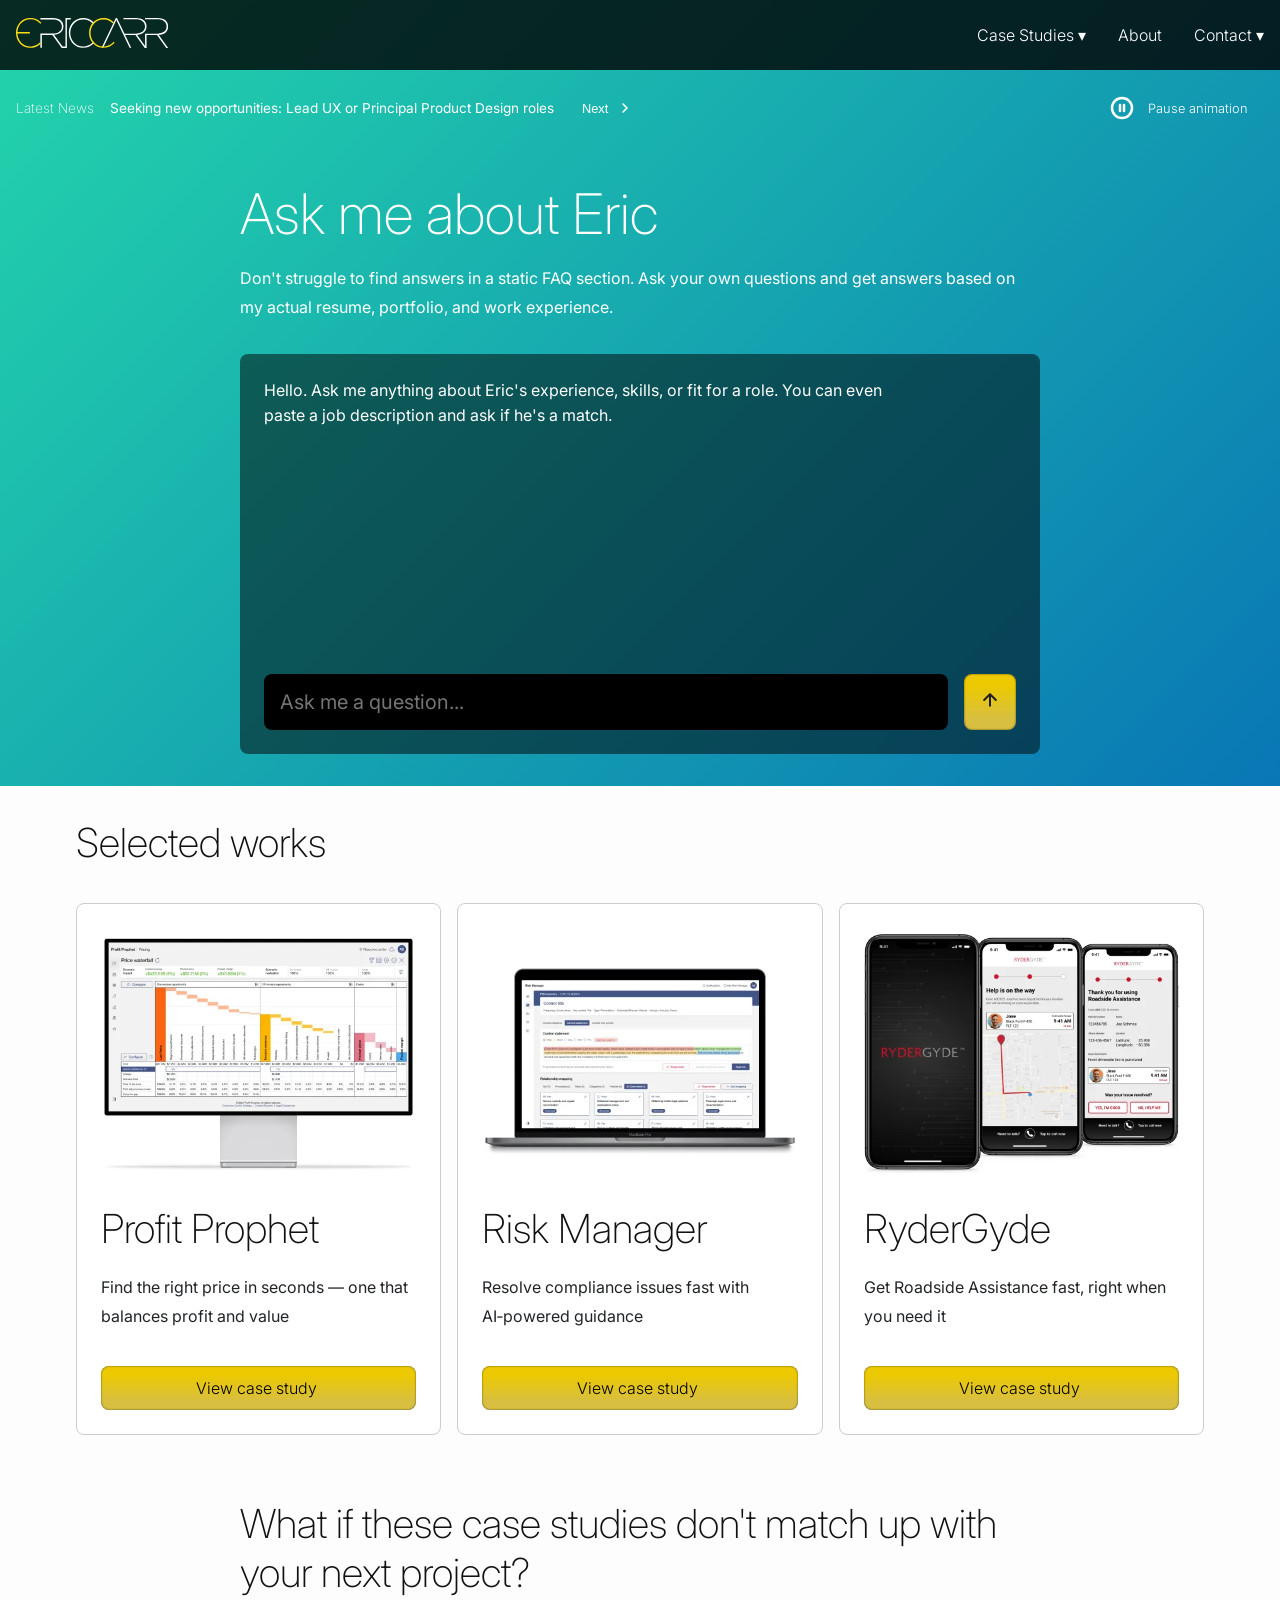
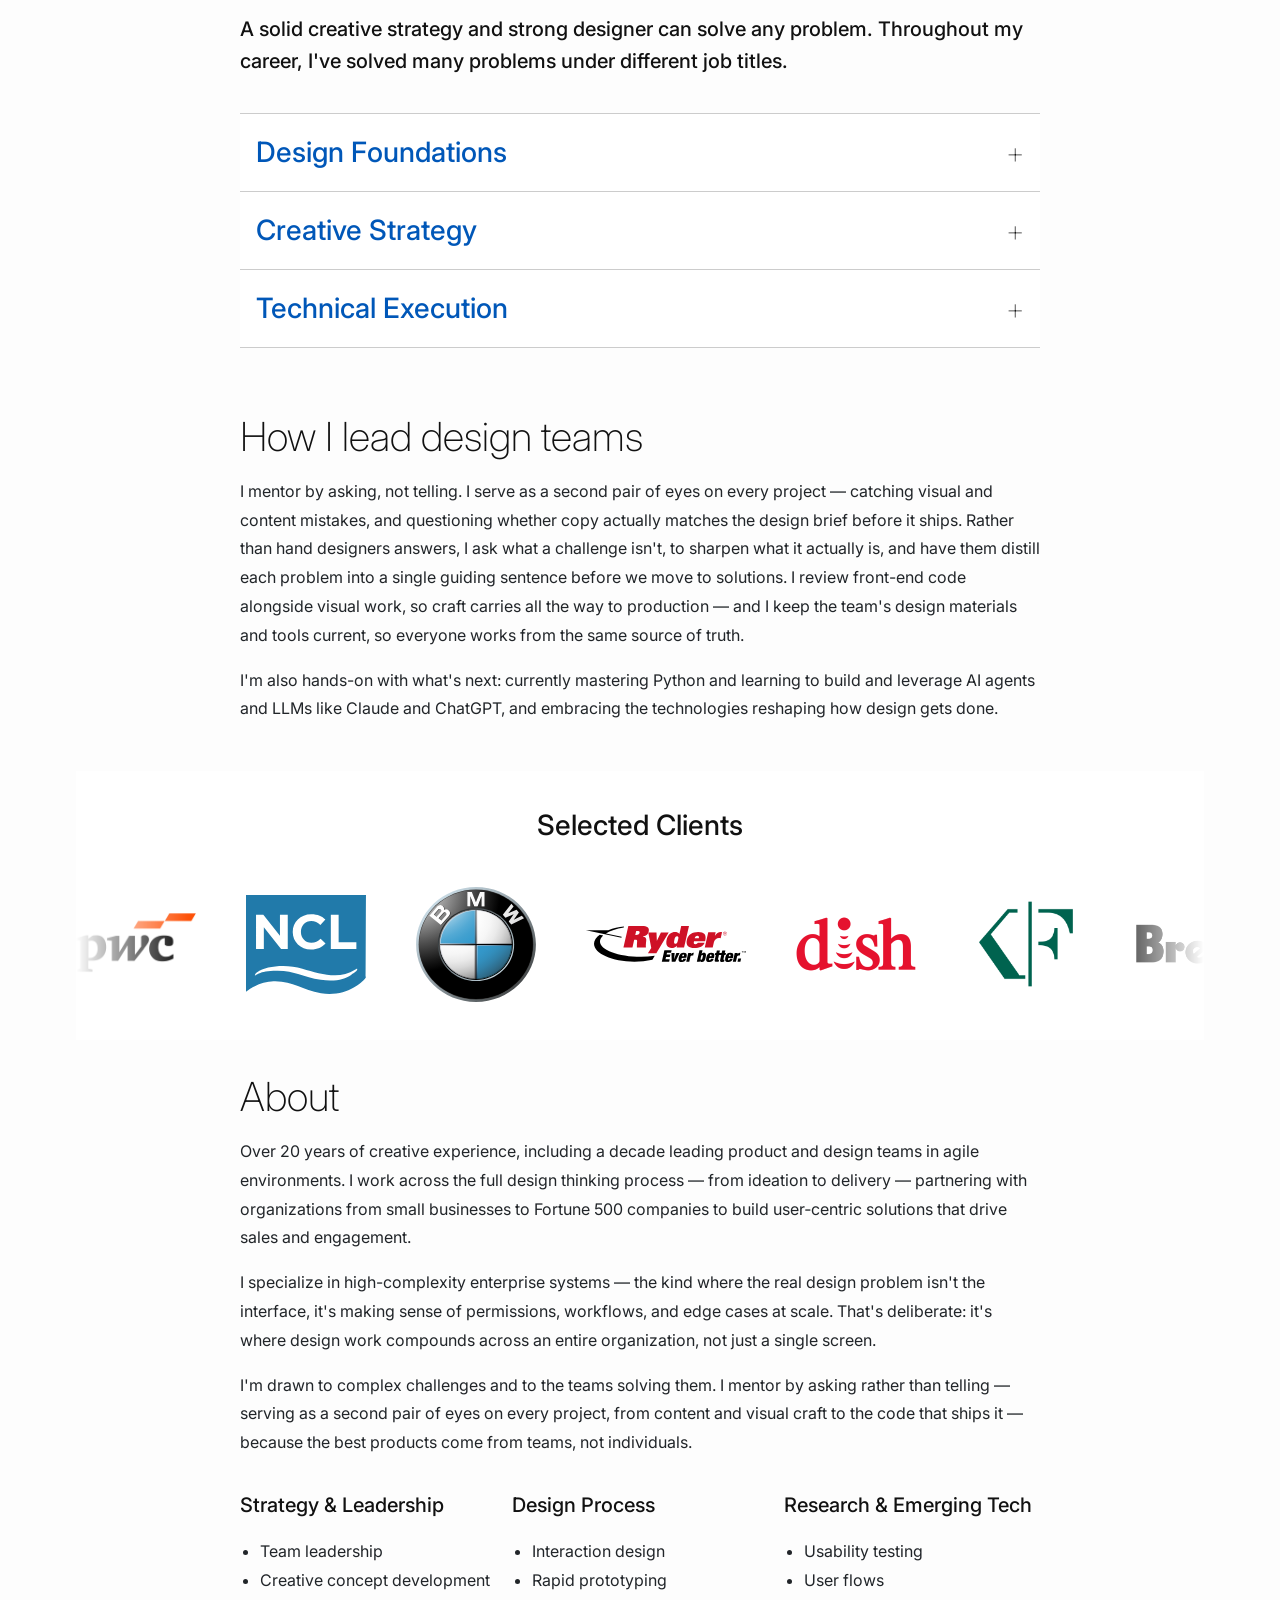
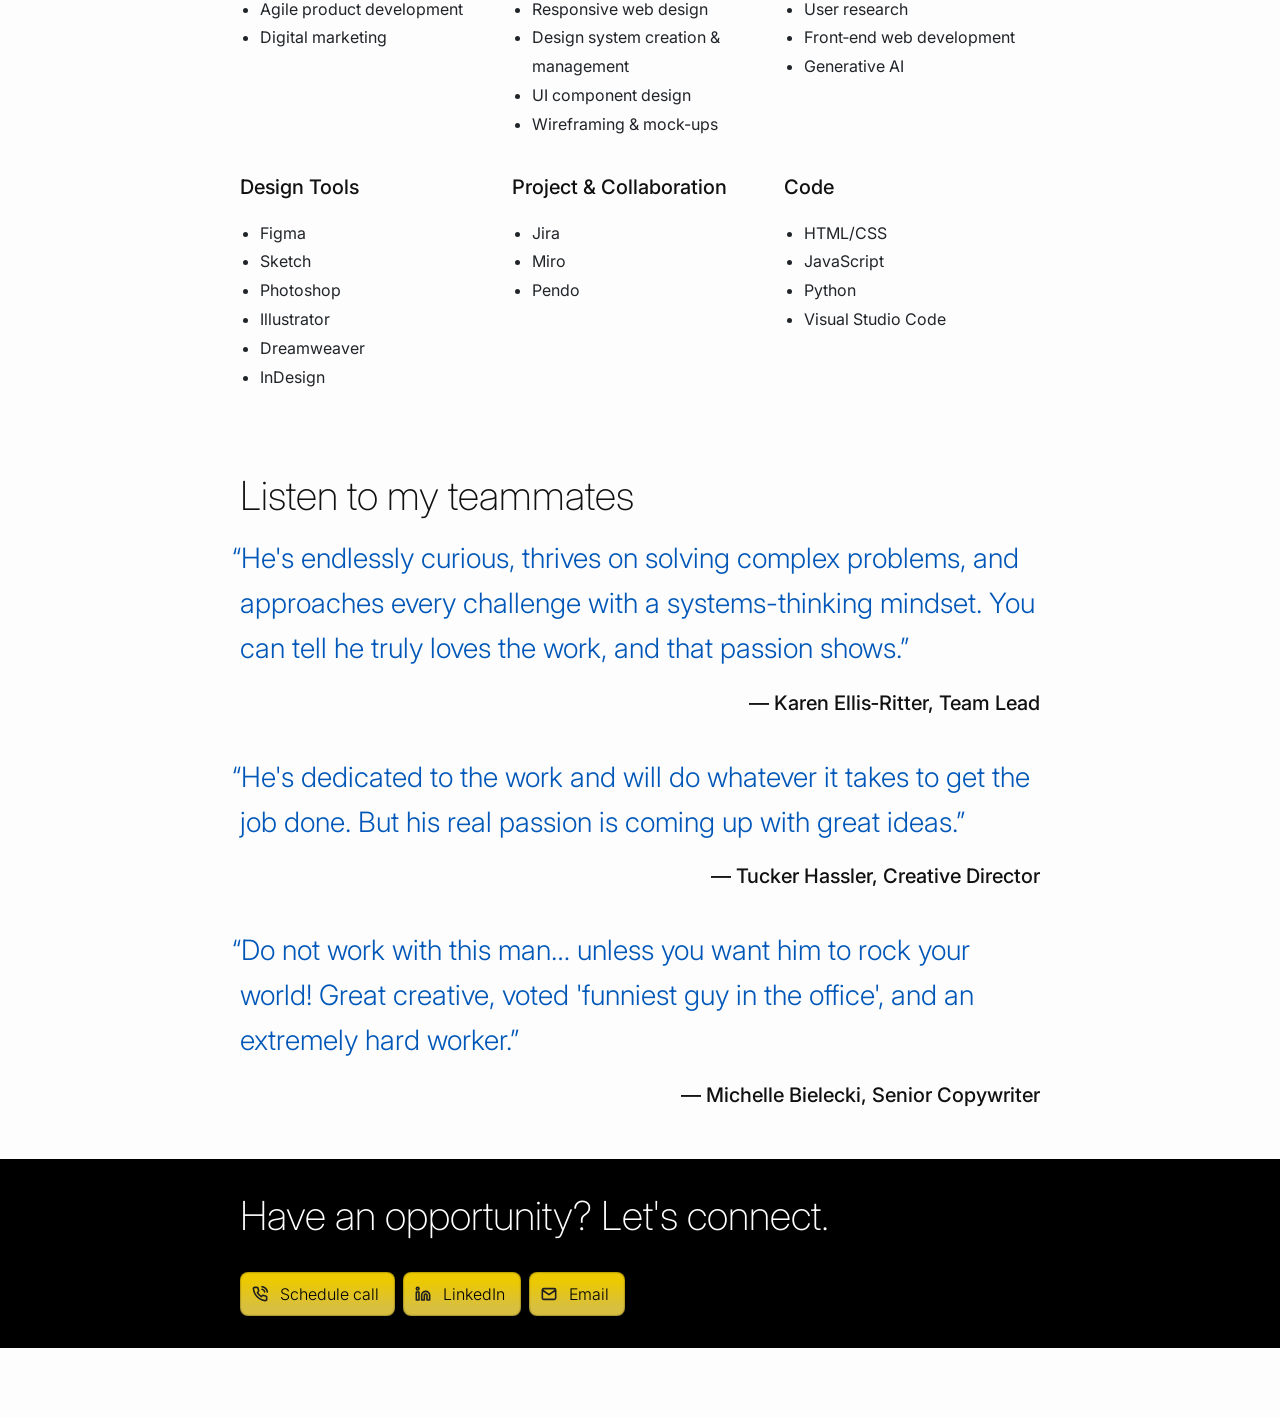
<file: index.html>
<!doctype html>
<html>
<head>
<title>ERIC CARR</title>
<meta charset="UTF-8">
<meta name="viewport" content="width=device-width, initial-scale=1">
<meta http-equiv="X-UA-Compatible" content="IE=edge">
<link rel="shortcut icon" type="image/jpg" href="images/favicon.ico"/>	
<link rel="preconnect" href="https://fonts.googleapis.com">
<link rel="preconnect" href="https://fonts.gstatic.com" crossorigin>
<link href="https://fonts.googleapis.com/css2?family=Inter:ital,opsz,wght@0,14..32,100..900;1,14..32,100..900&display=swap" rel="stylesheet">
<link rel="stylesheet" href="css/portfolio1.css" />	
<script src="js/portfolio.js" defer></script>
<script src="js/chat.js" defer></script>
</head>	
<body>	

<!-- NAV -->	
<nav class="nav-flexspread">
	<a href="index.html" id="logo"><img src="images/ericcarr.svg" alt="ERIC CARR" /></a>
	<a id="hamburger" href="#" class="desktop-hide"><img src="images/icons/menu.svg" alt="menu" width="32"/></a>
	<div class="flexbox mobile-hide">
        <div class="dropdown">
            <a class="dropbtn" id="drop-toggle1">Case Studies ▾</a>
            <div class="dropdown-content dropdown-left" id="drop-menu1">
                <a href="profit-prophet.html">Profit Prophet</a>
                <a href="risk-manager.html">Risk Manager</a>
                <a href="rydergyde.html">RyderGyde</a>
            </div>
        </div>
		<a href="index.html#about">About</a>
        <div class="dropdown">
            <a class="dropbtn" id="drop-toggle2">Contact ▾</a>
            <div class="dropdown-content dropdown-right" id="drop-menu2">
                <a href="https://calendly.com/ericmcarr-pm/30min" target="_blank">Schedule call</a>
                <a href="https://www.linkedin.com/in/ericcarr12/" target="_blank" >LinkedIn</a>
                <a id="contact-desktop" href="" target="_blank">Email</a>
            </div>
        </div>
	</div>
</nav>

<div class="index-gradient">
	<div class="access">
		<div class="latest-news-bar mobile-hide">
			<span class="latest-news-label">Latest News</span>
			<span class="latest-news-text" id="latest-news-text">Seeking new opportunities: Lead UX or Principal Product Design roles</span>
			<button id="latest-news-next" class="btn" aria-label="Next news item">Next&nbsp;<img src="images/icons/chevron-right-white.svg" alt="Next"/></button>
		</div>
		<a id="gradient-toggle" class="btn" aria-label="Pause background animation"><img id="gradient-toggle-icon" src="images/icons/pause-circle.svg" alt=""/>&nbsp;<span id="gradient-toggle-label">Pause animation</span></a>
	</div>
	<div class="gap2 mobile-hide"></div>
	<div class="container index-hero">
		<div class="hero-chat-card">
			<div>
				<h1 class="white">Ask me about Eric</h1>
				<p class="white">Don't struggle to find answers in a static FAQ section. Ask your own questions and get answers based on my actual resume, portfolio, and work&nbsp;experience.</p>
			</div>
			<div class="chat-body">
				<div id="chat-messages">
					<div class="chat-bubble chat-bubble-bot">Hello. Ask me anything about Eric's experience, skills, or fit for a role. You can even paste a job description and ask if he's a match.</div>
				</div>
				<div id="chat-input-row">
					<input id="chat-input" type="text" placeholder="Ask me a question..." />
					<button id="chat-send" class="btn-yellow"><img src="images/icons/arrow-up.svg" alt="Send"/></button>
				</div>
			</div>
		</div>
	</div>	
</div>


<!-- CASE STUDIES -->
<section id="casestudies" class="container">
	<h2>Selected works</h2>
	<br>
	<div class="case-study-row">
		<div class="case-card">
			<img srcset="prophet/images/prophet_cardimg.webp 1x, prophet/images/prophet_cardimg@2x.webp 2x" src="prophet/images/prophet-cardimg.jpg" alt="Profit Prophet" class="img-responsive" /><br><br>
			<h2 class="killmargin">Profit Prophet</h2><br>
			<p>Find the right price in seconds &mdash; one that balances profit and value</p><br>
			<a href="profit-prophet.html" class="main-link spec-btn btn-yellow block width100">View case study</a>
		</div>
		<div class="case-card">
			<img srcset="risk/images/risk_cardimg.webp 1x, risk/images/risk_cardimg@2x.webp 2x" src="risk/images/risk-cardimg.jpg" alt="Risk Manager" class="img-responsive" /><br><br>
			<h2 class="killmargin">Risk Manager</h2><br>
			<p>Resolve compliance issues fast with AI&#8209;powered guidance</p><br>
			<a href="risk-manager.html" class="main-link spec-btn btn-yellow block">View case study</a>
		</div>
		<div class="case-card">
			<img srcset="rydergyde/images/rydergyde_cardimg.webp 1x, rydergyde/images/rydergyde_cardimg@2x.webp 2x" src="rydergyde/images/rydergyde-cardimg.jpg" alt="RyderGyde" class="img-responsive" /><br><br>
			<h2 class="killmargin">RyderGyde</h2><br>
			<p>Get Roadside Assistance fast, right when you need it</p><br>
			<a href="rydergyde.html" class="main-link spec-btn btn-yellow block">View case study</a>
		</div>
	</div>	
</section>


<!-- WHAT IF -->
<section class="container max-char">
	<h2>What if these case studies don't match up with your next project?</h2>
	<h4>A solid creative strategy and strong designer can solve any problem. Throughout my career, I've solved many problems under different job&nbsp;titles.</h4>
	<br>
	<div class="accordion">
		<div class="card">
			<label class="toggle-section">
				<input type="checkbox" class="toggle-input">
				<div class="target">
					<h3 class="blue">Design Foundations</h3>
				</div>
				<div class="toggle-grid">
					<div class="toggle-content">
						<h4>My design career started in the fundamentals, then grew with the web.</h4>
						<ul>
							<li>Designed logos, packaging, and marketing materials across every industry and&nbsp;format</li>
							<li>Created flyers, merch, t&#8209;shirts, magazines, album covers &mdash; even an airplane&nbsp;livery</li>
							<li>Built websites for a wide range of clients as the web became the primary&nbsp;canvas</li>
							<li>Designed emails, banners, and landing pages that consistently drove clicks and&nbsp;sales</li>
						</ul>
					</div>
				</div>
			</label>
		</div>
		<div class="card">
			<label class="toggle-section">
				<input type="checkbox" class="toggle-input">
				<div class="target">
					<h3 class="blue">Creative Strategy</h3>
				</div>
				<div class="toggle-grid">
					<div class="toggle-content">
						<h4>Advertising sharpened how I think about audiences and ideas.</h4>
						<ul>
							<li>Thought creatively under pressure to solve advertising&nbsp;challenges</li>
							<li>Targeted audiences effectively across all forms of&nbsp;media</li>
							<li>Worked hands&#8209;on at advertising agencies on campaigns for clients you've definitely heard&nbsp;of</li>
						</ul>
					</div>
				</div>
			</label>
		</div>
		<div class="card">
			<label class="toggle-section">
				<input type="checkbox" class="toggle-input">
				<div class="target">
					<h3 class="blue">Technical Execution</h3>
				</div>
				<div class="toggle-grid">
					<div class="toggle-content">
						<h4>I learned to code so my designs would ship exactly as intended.</h4>
						<ul>
							<li>Built sites that matched the final delivered design pixel&#8209;for&#8209;pixel</li>
							<li>Mastered responsiveness across all screen sizes and enforced accessibility on every&nbsp;project</li>
							<li>Created email and landing page templates that cut production time by&nbsp;99%</li>
							<li>Generated significant leads and sales through front-end&nbsp;execution</li>
						</ul>
					</div>
				</div>
			</label>
		</div>
	</div>
</section>

<section class="container max-char">
	<h2>How I lead design teams</h2>
	<p>I mentor by asking, not telling. I serve as a second pair of eyes on every project — catching visual and content mistakes, and questioning whether copy actually matches the design brief before it ships. Rather than hand designers answers, I ask what a challenge isn't, to sharpen what it actually is, and have them distill each problem into a single guiding sentence before we move to solutions. I review front-end code alongside visual work, so craft carries all the way to production — and I keep the team's design materials and tools current, so everyone works from the same source of&nbsp;truth.</p>
	<p>I'm also hands-on with what's next: currently mastering Python and learning to build and leverage AI agents and LLMs like Claude and ChatGPT, and embracing the technologies reshaping how design gets&nbsp;done.</p>
</section>


<!-- BRANDS -->
<section class="brands white-bg container">
	<h3 class="text-center">Selected Clients</h3><br>
	<div class="logo-marquee container">
		<div class="logo-row">
		<div><img src="images/logos/logo-pwc.svg"/></div>
		<div><img src="images/logos/logo-ncl.svg" /></div>
		<div><img src="images/logos/logo-bmw.svg" /></div>
		<div><img src="images/logos/logo-ryder.svg" /></div>
		<div><img src="images/logos/logo-dish.svg" /></div>
		<div><img src="images/logos/logo-kf.svg" /></div>
		<div><img src="images/logos/logo-breville.svg" /></div>
		<div><img src="images/logos/logo-pwc.svg"/></div>
		<div><img src="images/logos/logo-ncl.svg" /></div>
		<div><img src="images/logos/logo-bmw.svg" /></div>
		<div><img src="images/logos/logo-ryder.svg" /></div>
		<div><img src="images/logos/logo-dish.svg" /></div>
		<div><img src="images/logos/logo-kf.svg" /></div>
		<div><img src="images/logos/logo-breville.svg" /></div>
		</div>	
	</div>
</section>


<!-- ABOUT-->
<section id="about" class="container max-char">
	<h2>About</h2>
	<p>Over 20 years of creative experience, including a decade leading product and design teams in agile environments. I work across the full design thinking process &mdash; from ideation to delivery &mdash; partnering with organizations from small businesses to Fortune 500 companies to build user&#8209;centric solutions that drive sales and&nbsp;engagement.</p>
	<p>I specialize in high-complexity enterprise systems — the kind where the real design problem isn't the interface, it's making sense of permissions, workflows, and edge cases at scale. That's deliberate: it's where design work compounds across an entire organization, not just a single&nbsp;screen.</p>
	<p>I'm drawn to complex challenges and to the teams solving them. I mentor by asking rather than telling — serving as a second pair of eyes on every project, from content and visual craft to the code that ships it — because the best products come from teams, not&nbsp;individuals.</p>
	<div class="gap1"></div>
	<div class="skills">
		<div>
			<h4 class="killmargin">Strategy & Leadership</h4>
			<ul class="vertical-list">
				<li>Team leadership</li>
				<li>Creative concept development</li>
				<li>Agile product development</li>
				<li>Digital marketing</li>
			</ul>
		</div>
		<div>
			<h4 class="killmargin">Design Process</h4>
			<ul class="vertical-list">	
				<li>Interaction design</li>
				<li>Rapid prototyping</li>
				<li>Responsive web design</li>
				<li>Design system creation &amp; management</li>
				<li>UI component design</li>
				<li>Wireframing &amp; mock-ups</li>
			</ul>
		</div>	
		<div>
			<h4 class="killmargin">Research &amp; Emerging Tech</h4>
			<ul class="vertical-list">	
				<li>Usability testing</li>
				<li>User flows</li>
				<li>User research</li>
				<li>Front&#8209;end web development</li>
				<li>Generative AI</li>
			</ul>
		</div>
		<div>
			<h4 class="killmargin">Design Tools</h4>
			<ul class="vertical-list">
				<li>Figma</li>
				<li>Sketch</li>
				<li>Photoshop</li>
				<li>Illustrator</li>
				<li>Dreamweaver</li>
				<li>InDesign</li>
			</ul>
		</div>
		<div>
			<h4 class="killmargin">Project &amp; Collaboration</h4>
			<ul class="vertical-list">
				<li>Jira</li>
				<li>Miro</li>
				<li>Pendo</li>
			</ul>
		</div>
		<div>	
			<h4 class="killmargin">Code</h4>
			<ul class="vertical-list">
				<li>HTML/CSS</li>
				<li>JavaScript</li>
				<li>Python</li>
				<li>Visual Studio Code</li>
			</ul>
		</div>
	</div>
</section>

<!-- QUOTES -->
<section class="container max-char">
	<h2>Listen to my teammates</h2>
	<div>
		<h3 class="blue quotes">“He's endlessly curious, thrives on solving complex problems, and approaches every challenge with a systems-thinking mindset. You can tell he truly loves the work, and that passion&nbsp;shows.”</h3>
		<div class="quoter">
			<h4>&mdash; Karen Ellis&#8209;Ritter, Team Lead</h4>
		</div>
	</div>
	<br>
	<div>
		<h3 class="blue quotes">“He's dedicated to the work and will do whatever it takes to get the job done. But his real passion is coming up with great&nbsp;ideas.”</h3>
		<div class="quoter">
			<h4>&mdash; Tucker Hassler, Creative Director</h4>
		</div>
	</div>
	<br>
	<div>
		<h3 class="blue quotes">“Do not work with this man… unless you want him to rock your world! Great creative, voted 'funniest guy in the office', and an extremely hard&nbsp;worker.”</h3>
		<div class="quoter">
			<h4>&mdash; Michelle Bielecki, Senior Copywriter</h4>
		</div>	
	</div>
</section>

<!-- FOOTER -->
<section class="black-bg">
    <div class="container max-char">
        <h2 class="white padbottom">Have an opportunity? Let's&nbsp;connect.</h2>
        <div class="button-row">
            <a href="https://calendly.com/ericmcarr-pm/30min" class="btn btn-yellow" target="_blank"><img src="images/icons/call.svg" /><span class="mobile-hide">&nbsp;Schedule call</span></a>
            <a href="https://www.linkedin.com/in/ericcarr12/" class="btn btn-yellow" target="_blank" ><img src="images/icons/linkedin.svg" /><span class="mobile-hide">&nbsp;LinkedIn</span></a>
            <a id="contact-footer" href="" class="btn btn-yellow" target="_blank"><img src="images/icons/mail.svg" /><span class="mobile-hide">&nbsp;Email</span></a>
        </div>    
    </div>
</section>


<!-- SIDE NAV FOR MOBILE -->
<aside id="sideNav">
	<div class="close-box">
        <a id="close" class="block">&times;</a>
    </div>
	<ul>
        <li><a href="#" class="disabled">Home</a></li>
		<li><a href="profit-prophet.html">Profit Prophet</a></li>
		<li><a href="risk-manager.html">Risk Manager</a></li>
		<li><a href="rydergyde.html">RyderGyde</a></li>
		<li><a href="index.html#about">About</a></li>
        <li><a href="https://calendly.com/ericmcarr-pm/30min" target="_blank">Schedule a Call</a></li>
		<li><a href="https://www.linkedin.com/in/ericcarr12/" target="_blank">LinkedIn</a></li>
		<li><a id="contact-mobile" href="" target="_blank">Email</a></li>
	</ul>	
</aside>

</body>	
</html>
</file>
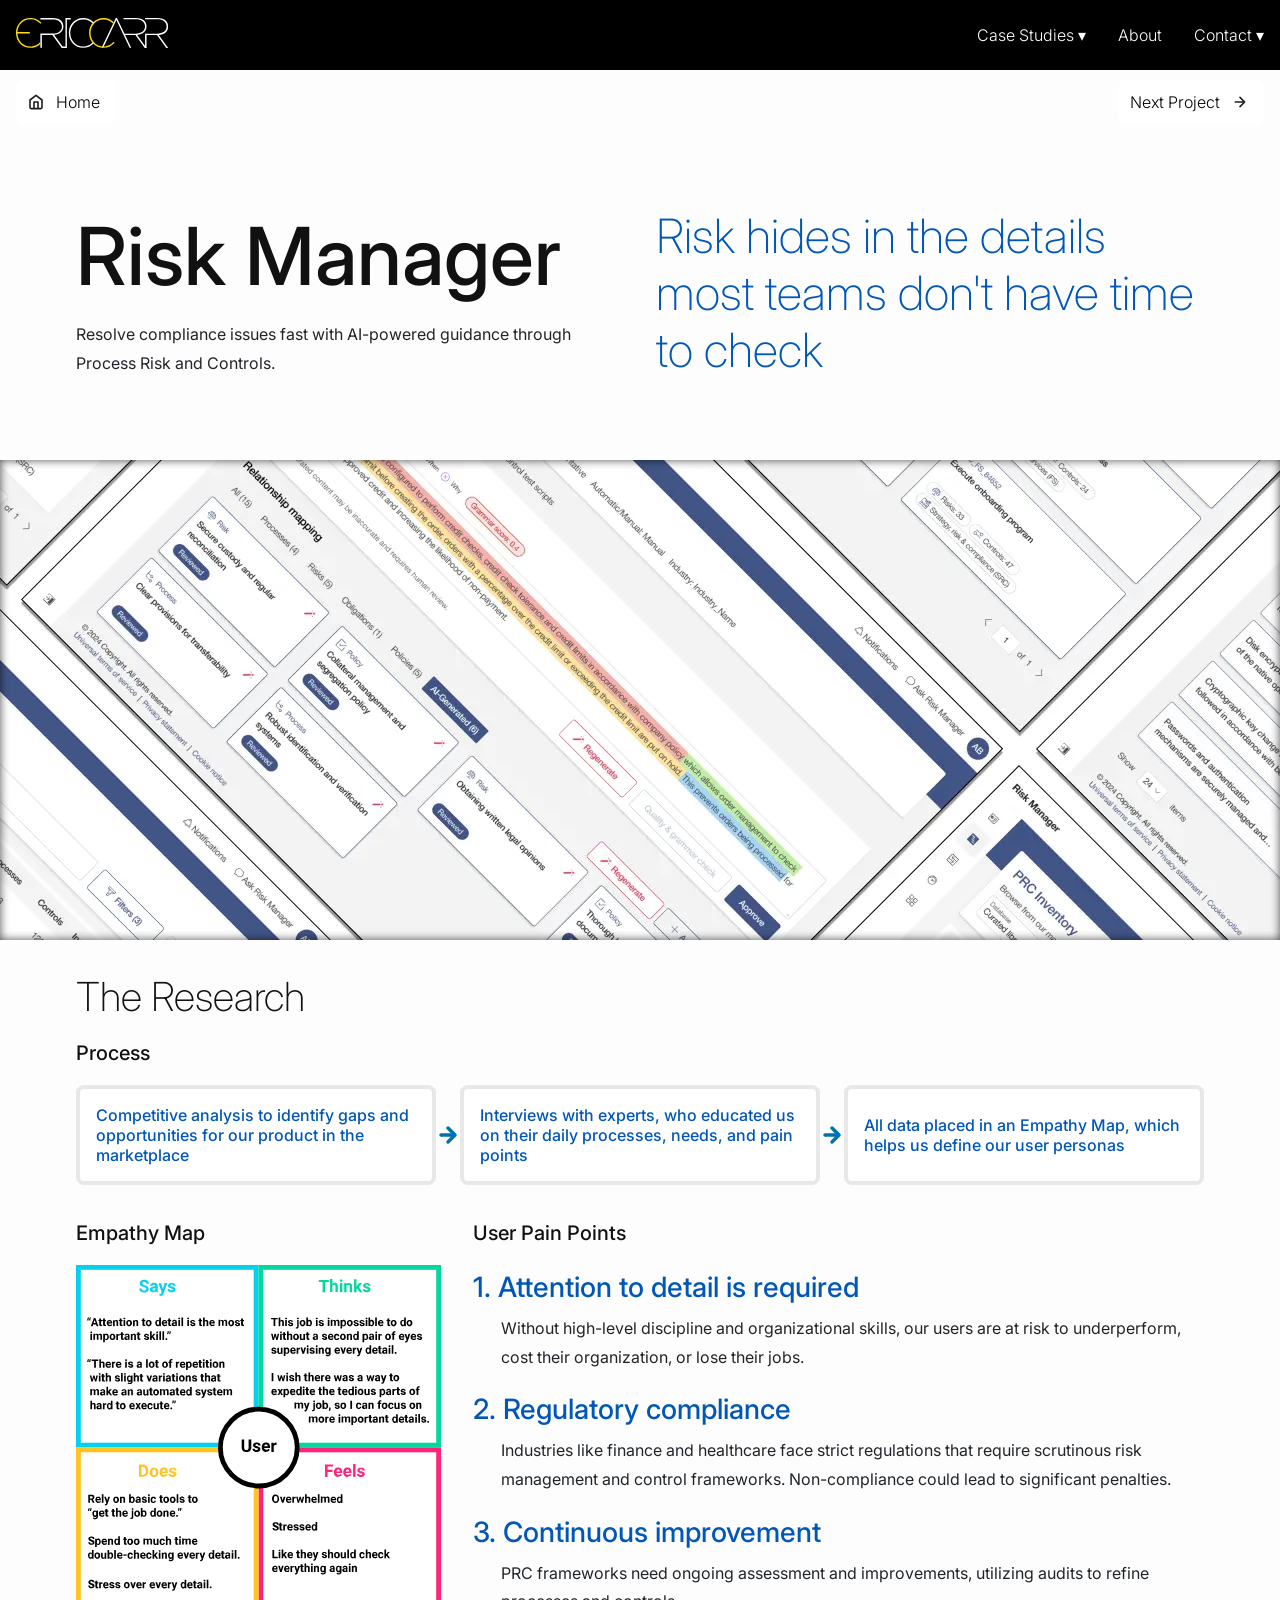
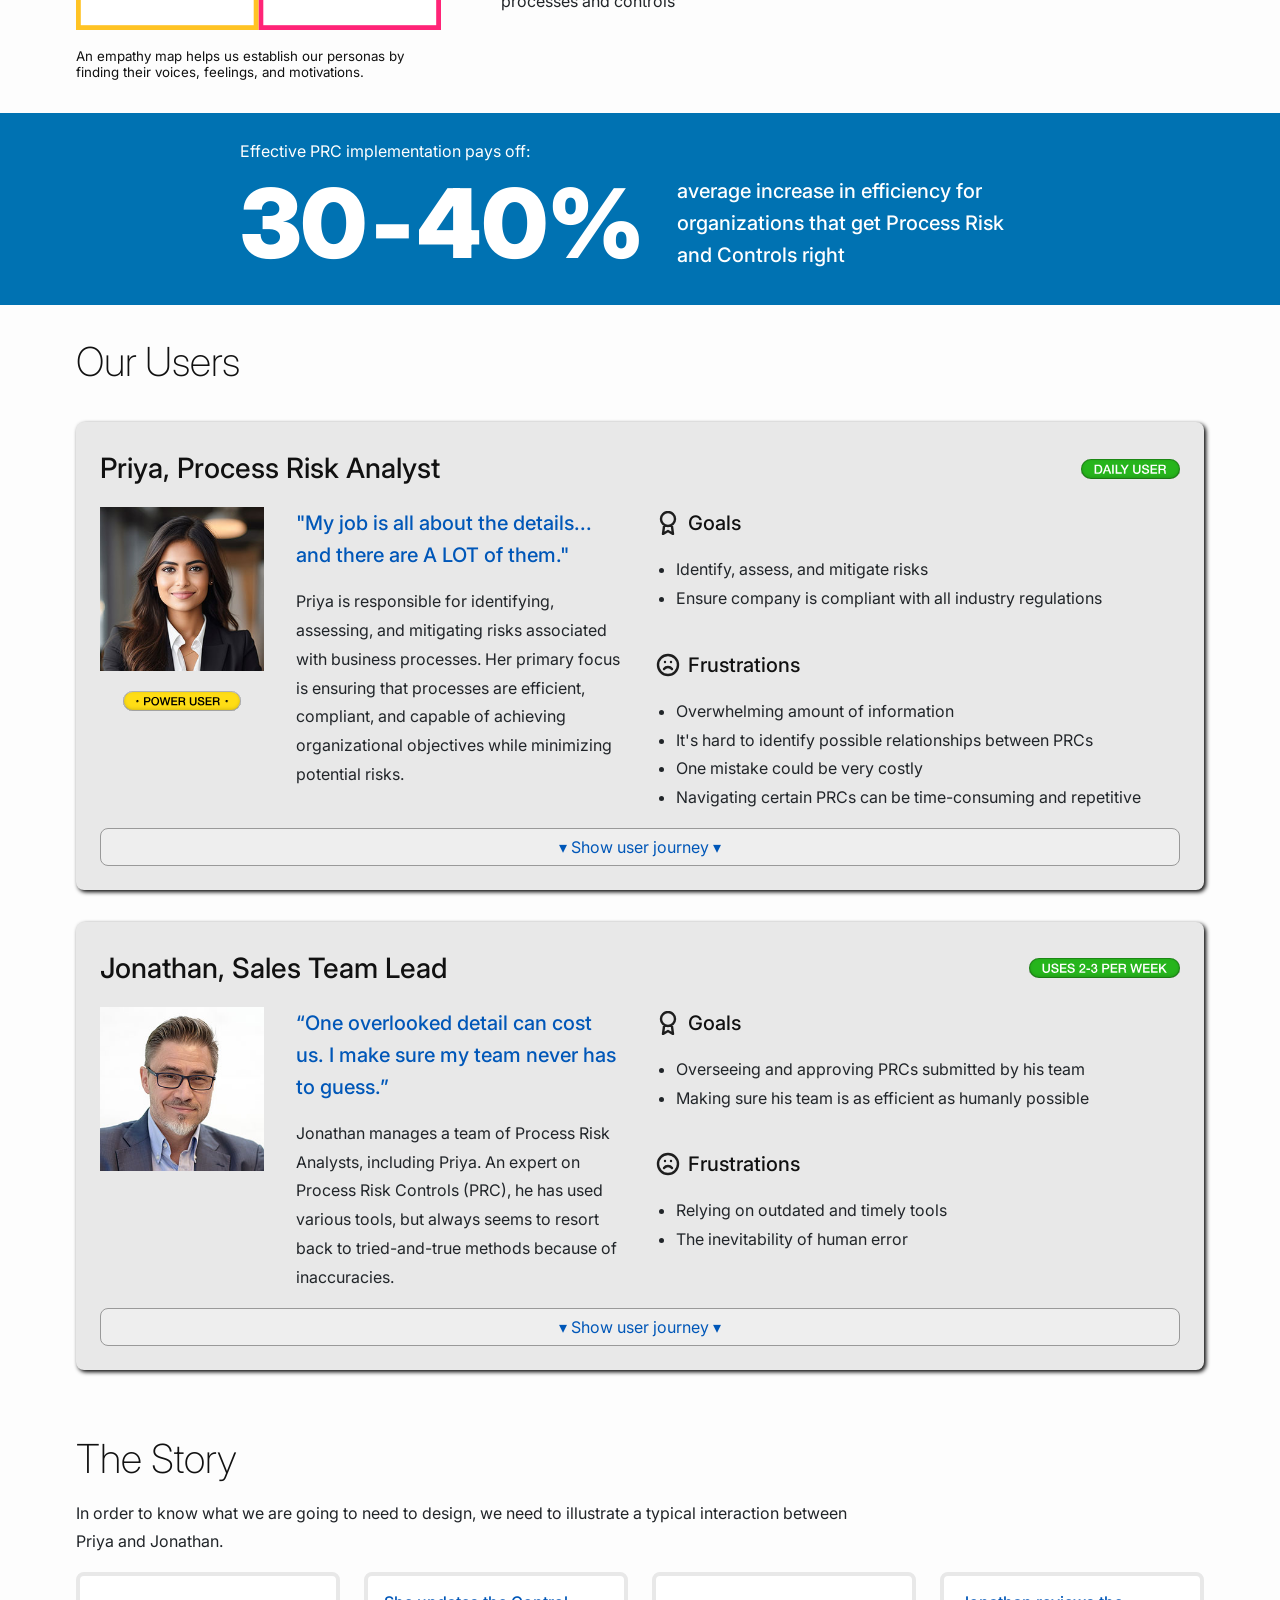
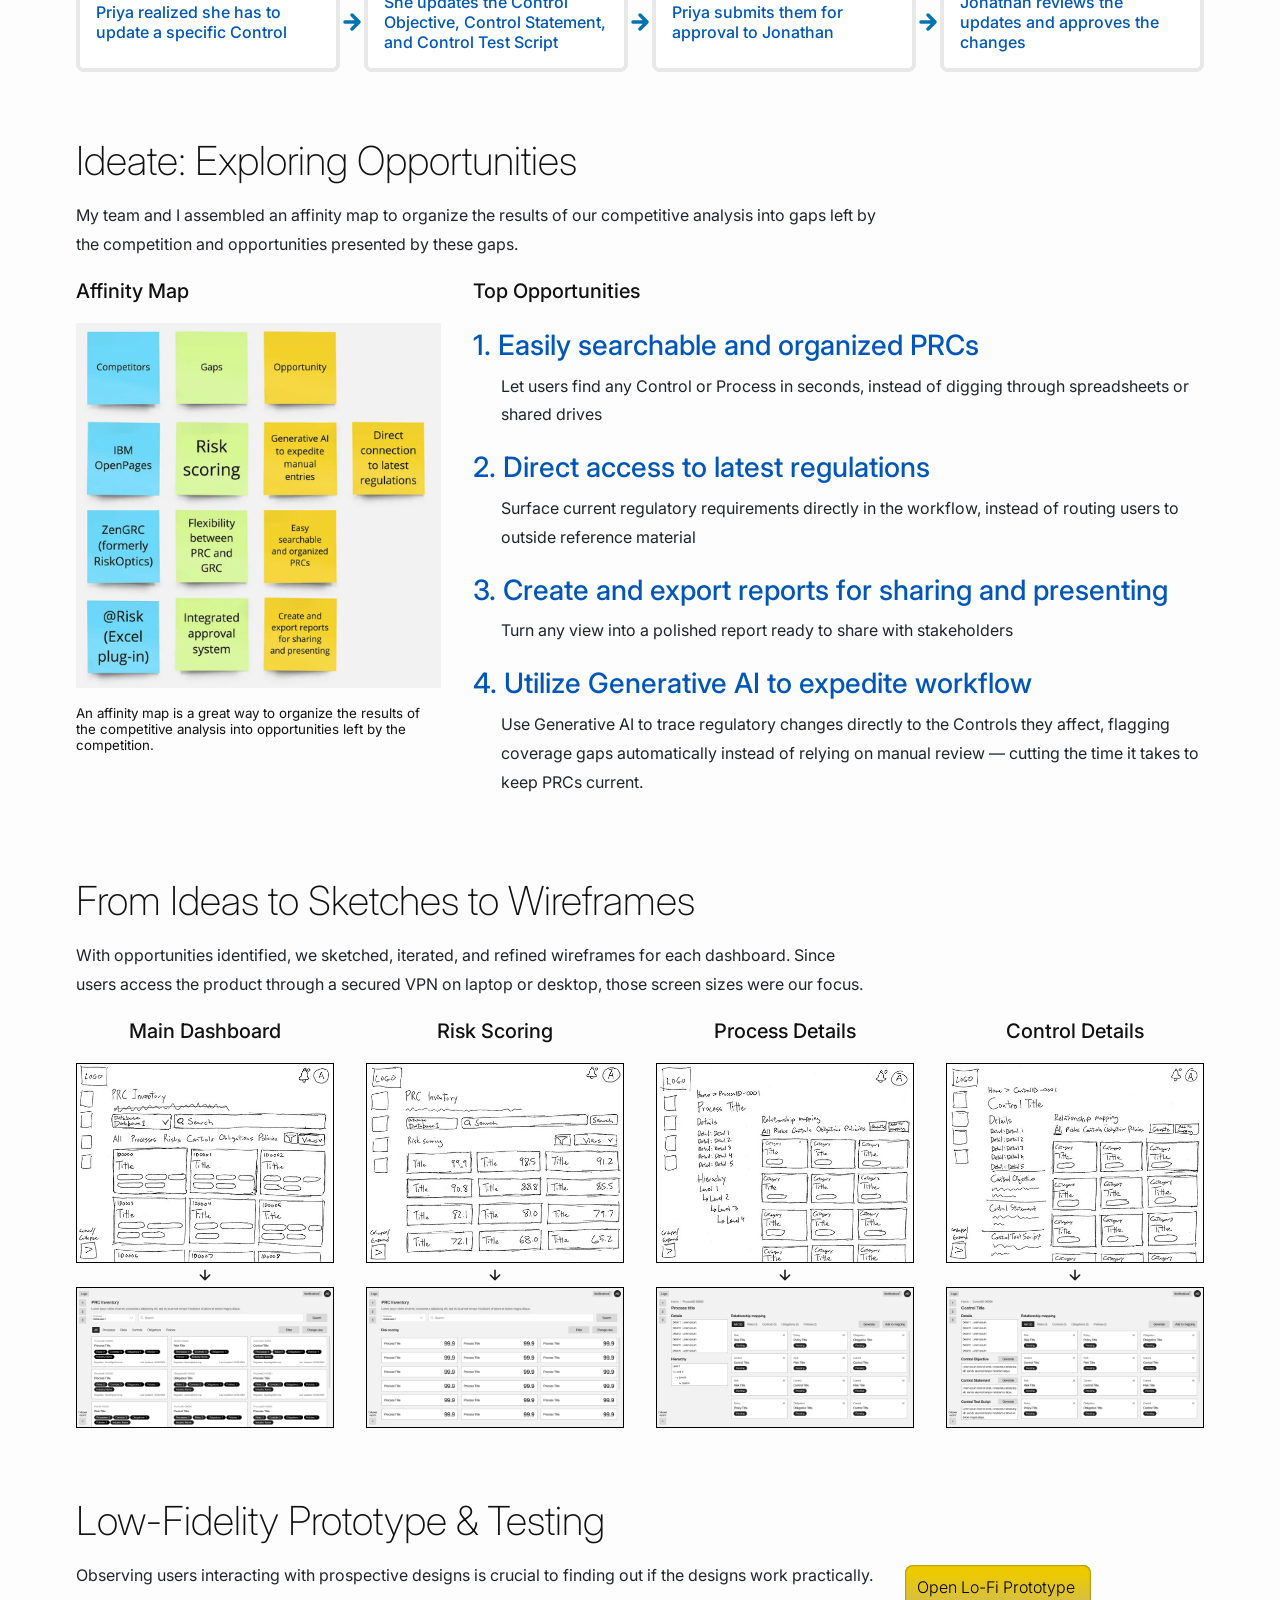
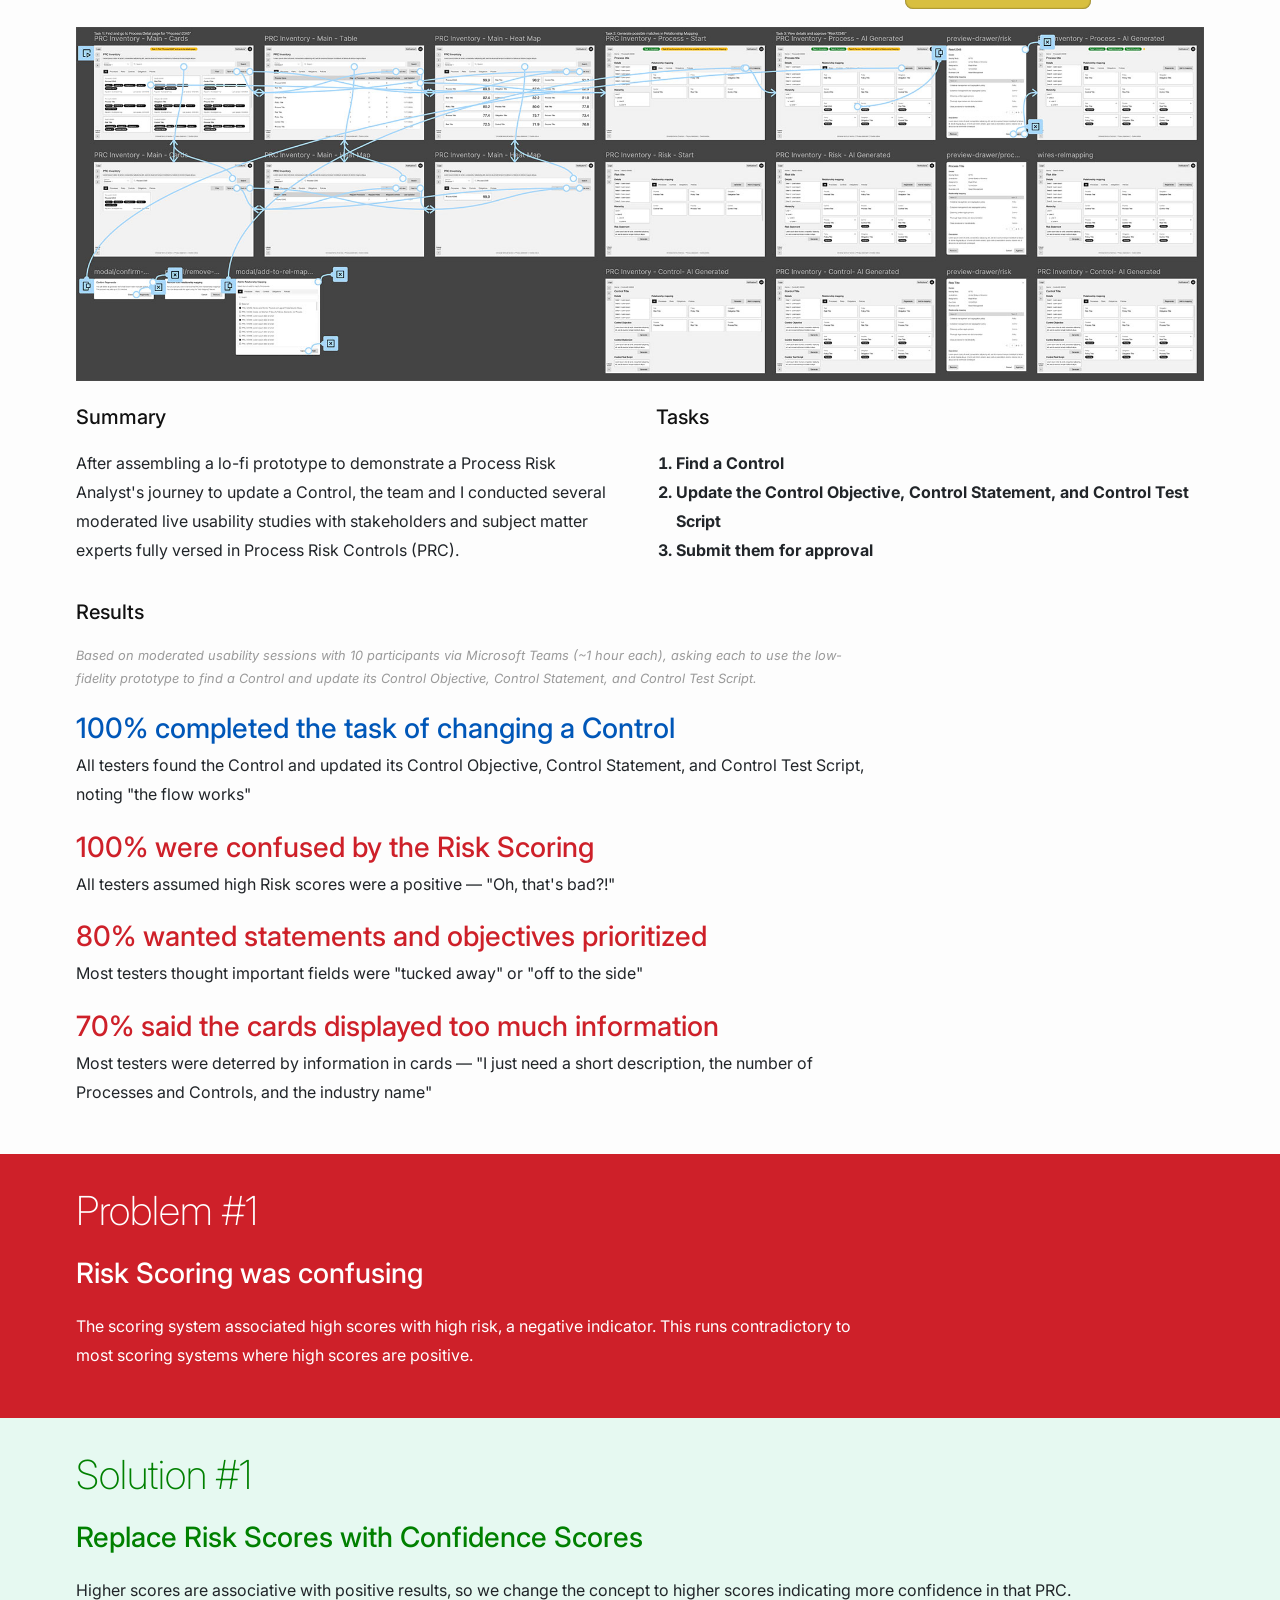
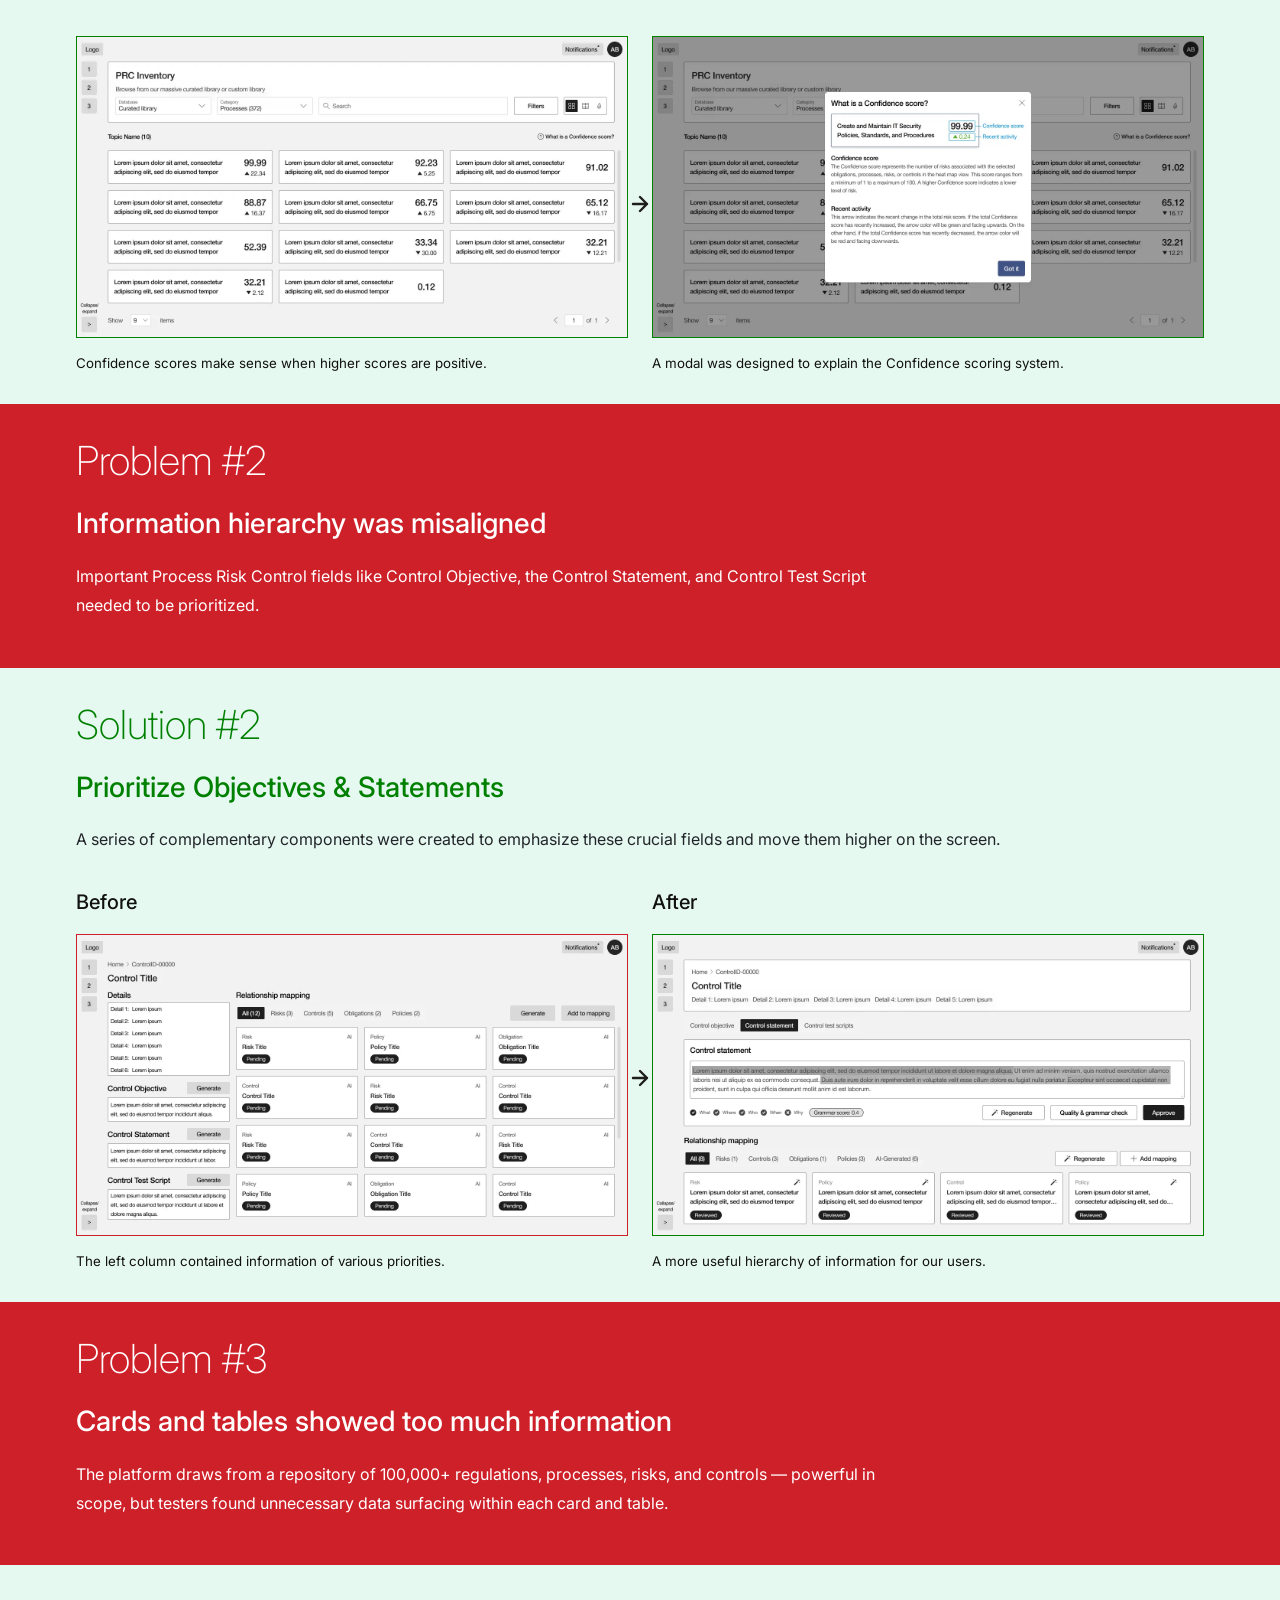
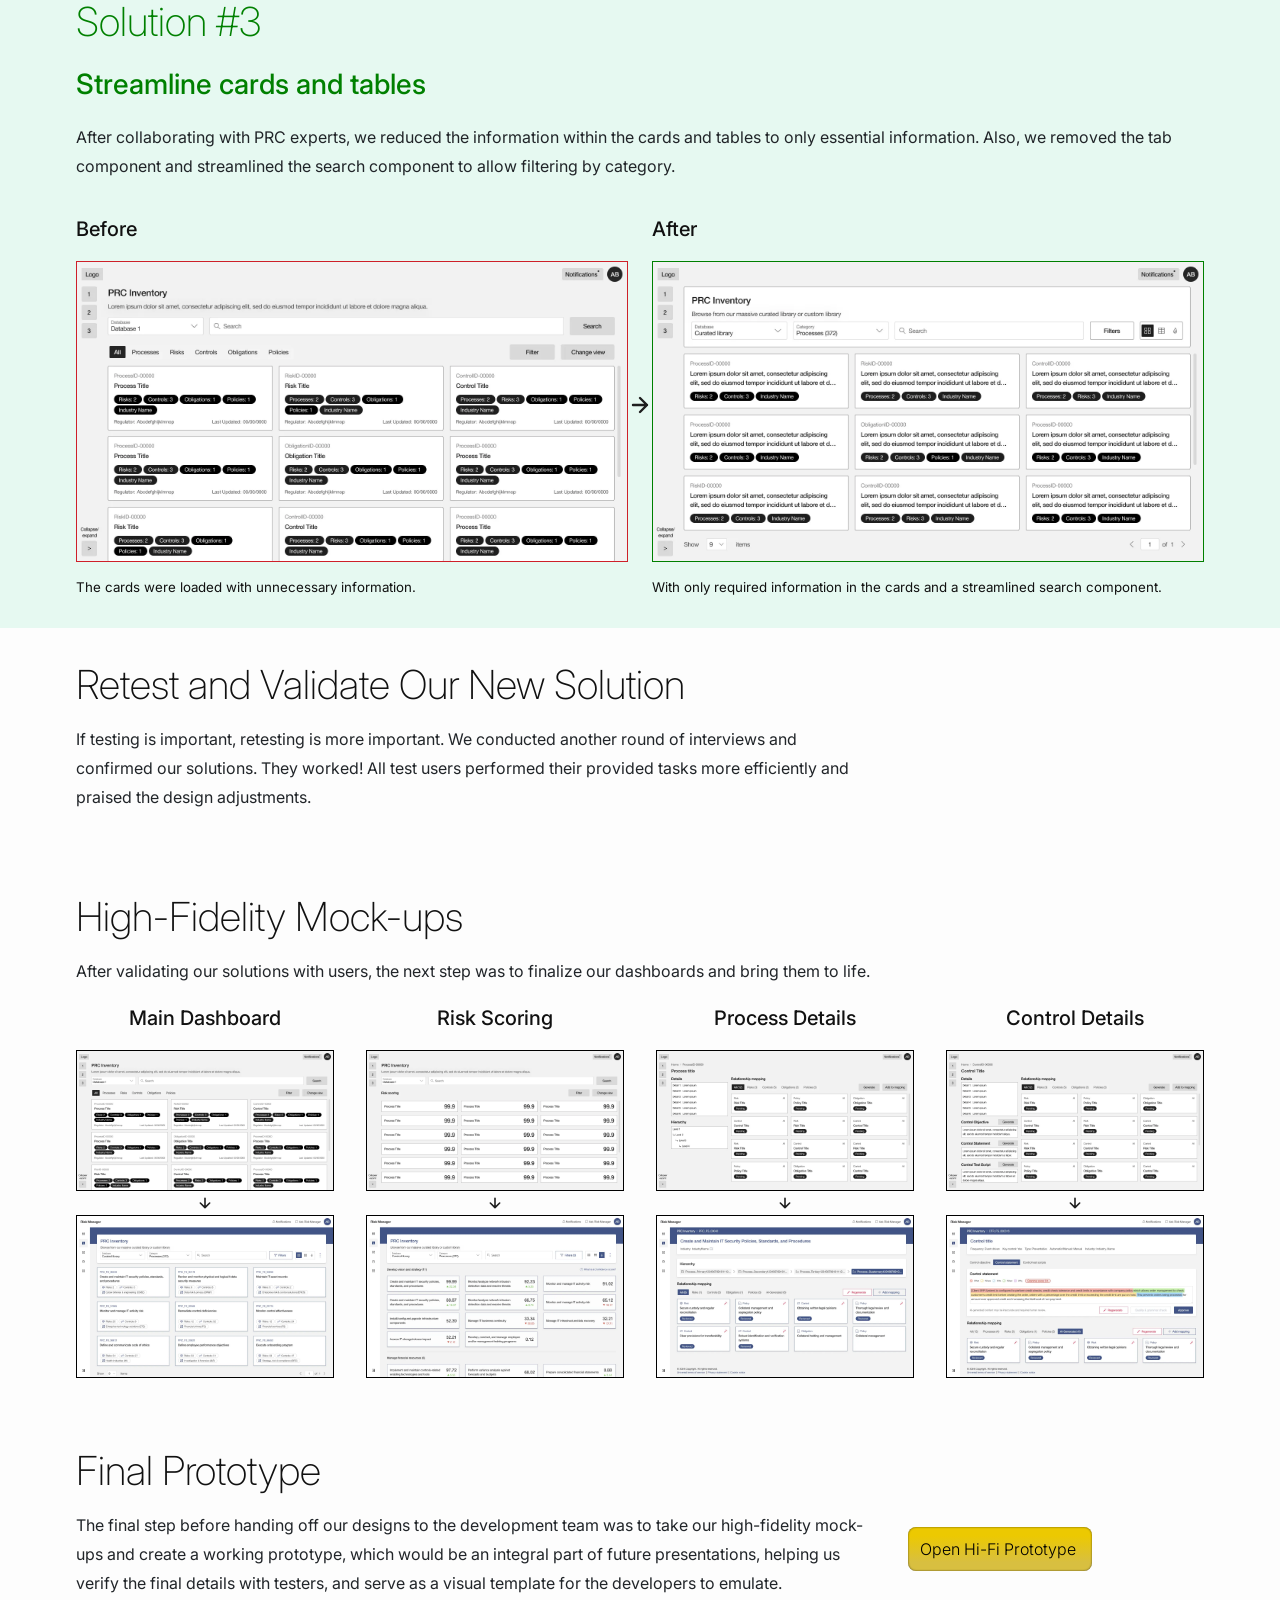
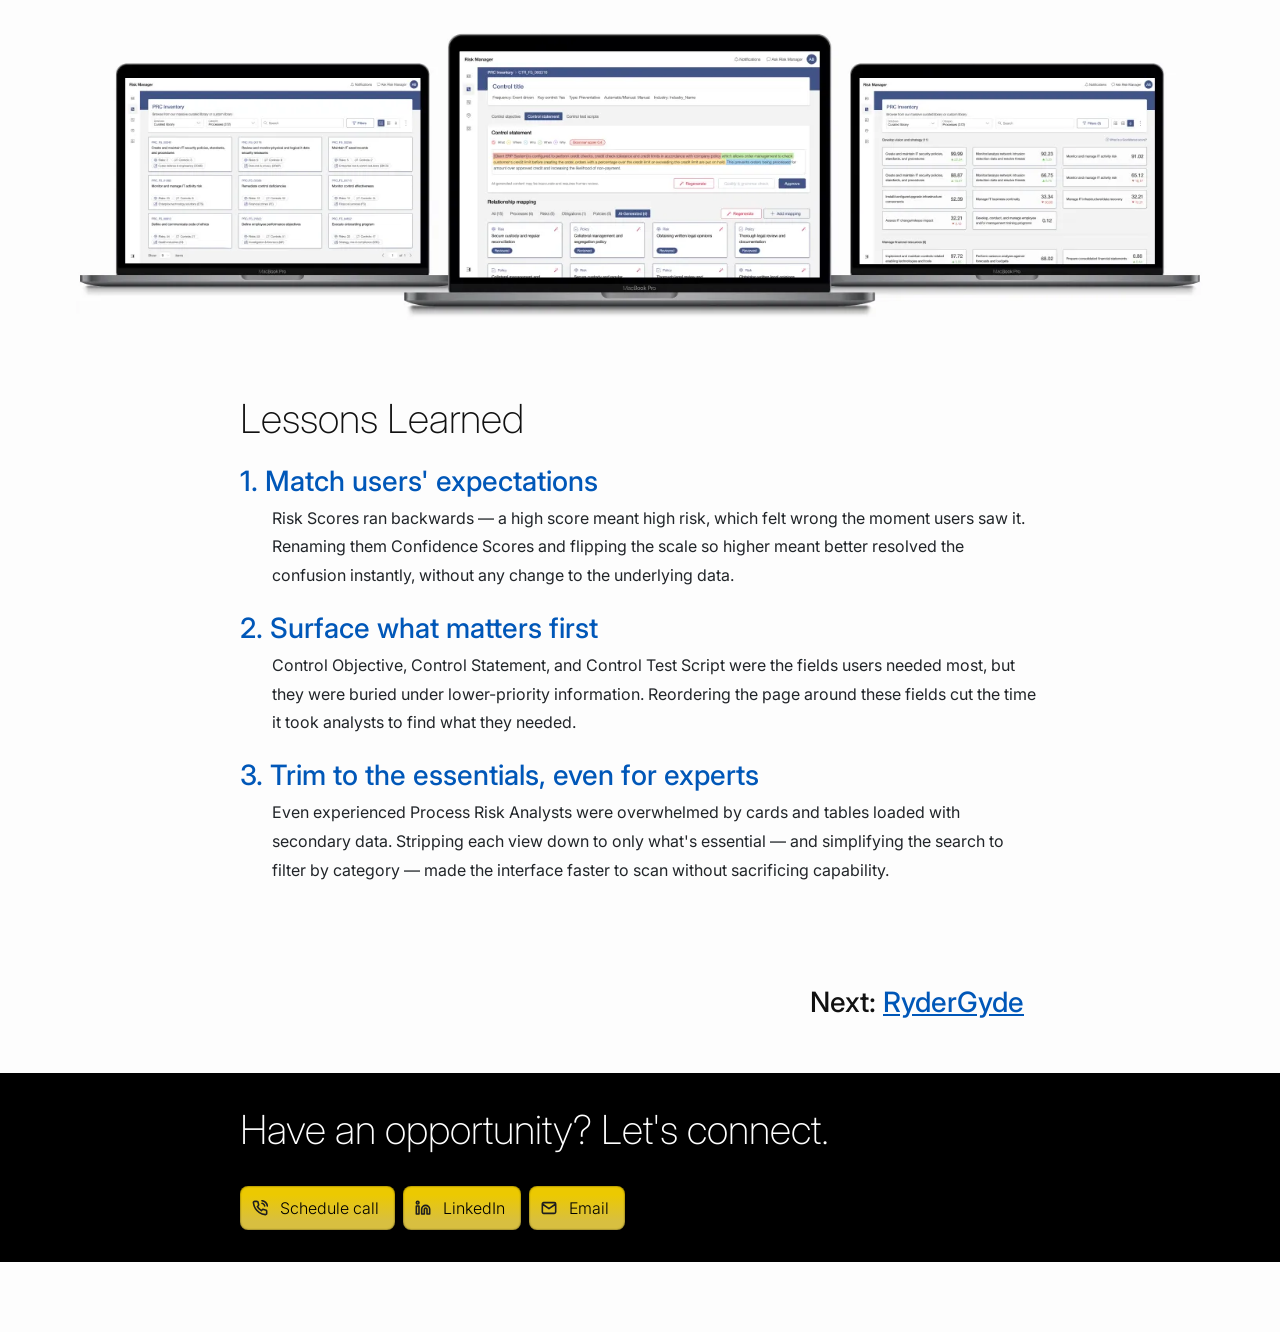
<file: risk-manager.html>
<!doctype html>
<html>
<head>
<title>ERIC CARR - Risk Manager</title>
<meta charset="UTF-8">
<meta name="viewport" content="width=device-width, initial-scale=1">
<meta http-equiv="X-UA-Compatible" content="IE=edge">
<link rel="shortcut icon" type="image/jpg" href="images/favicon.ico"/>	
<link rel="preconnect" href="https://fonts.googleapis.com">
<link rel="preconnect" href="https://fonts.gstatic.com" crossorigin>
<link href="https://fonts.googleapis.com/css2?family=Inter:ital,opsz,wght@0,14..32,100..900;1,14..32,100..900&display=swap" rel="stylesheet">
<link rel="stylesheet" href="css/portfolio1.css" />	
<script src="js/portfolio.js" defer></script>
<script src="js/singlescroller.js" defer></script>
</head>
<body>

<!-- MOBILE NAV -->
<nav class="black-bg nav-flexspread desktop-hide">
	<a href="index.html" id="logo"><img src="images/ericcarr.svg" alt="ERIC CARR" /></a>
	<a id="hamburger" href="#"><img src="images/icons/menu.svg" alt="menu" width="32"/></a>
</nav>

<!-- DESKTOP NAV -->	
<nav class="black-bg nav-flexspread mobile-hide">
	<a href="index.html" id="logo"><img src="images/ericcarr.svg" alt="ERIC CARR" /></a>
	<div class="flexbox mobile-hide">
        <div class="dropdown">
            <a class="dropbtn" id="drop-toggle1">Case Studies ▾</a>
            <div class="dropdown-content dropdown-left" id="drop-menu1">
                <a href="profit-prophet.html">Profit Prophet</a>
                <a href="risk-manager.html" class="disabled">Risk Manager</a>
                <a href="rydergyde.html">RyderGyde</a>
            </div>
        </div>
		<a href="index.html#about">About</a>
        <div class="dropdown">
            <a class="dropbtn" id="drop-toggle2">Contact ▾</a>
            <div class="dropdown-content dropdown-right" id="drop-menu2">
                <a href="https://calendly.com/ericmcarr-pm/30min" target="_blank">Schedule call</a>
                <a href="https://www.linkedin.com/in/ericcarr12/" target="_blank" >LinkedIn</a>
                <a id="contact-desktop" href="" target="_blank">Email</a>
            </div>
        </div>
	</div>
</nav>


<!-- HEADER COMPONENT -->
<header class="nav-flexspread">
    <div>
		<a href="index.html" class="btn btn-clear"><img src="images/icons/home.svg" />&nbsp;Home</a>
	</div>
    <div>
		<a href="rydergyde.html" class="btn btn-clear">Next Project&nbsp;<img src="images/icons/arrow-right.svg" /></a>
	</div>
</header>


<!-- HERO -->	
<section>
    <div class="container hero">
        <div class="flex1">
            <h1>Risk Manager</h1>
            <p>Resolve compliance issues fast with AI-powered guidance through Process Risk and Controls.</p>
        </div>	
        <div class="flex1">
            <h2 class="highlight">Risk hides in the details most teams don't have time to&nbsp;check</h2>
        </div>
    </div>
</section>			


<!-- HERO IMAGE -->
<div class="hero-image hero-risk"></div>	


<!-- THE RESEARCH-->
<section>
    <div class="container">
        <h2>The Research</h2>
        <h4>Process</h4>
        <div class="gap">
            <div class="card-row">
                <div>Competitive analysis to identify gaps and opportunities for our product in the marketplace</div>
                <img src="images/icons/arrow-right-blue.svg" width="24" class="mobile-hide" /><img src="images/icons/arrow-down-blue.svg" width="24" class="desktop-hide" />
                <div>Interviews with experts, who educated us on their daily processes, needs, and pain points</div>
                <img src="images/icons/arrow-right-blue.svg" width="24" class="mobile-hide" /><img src="images/icons/arrow-down-blue.svg" width="24" class="desktop-hide" />
                <div>All data placed in an Empathy Map, which helps us define our user personas</div>
            </div>
            <div class="flexside-top">
                <div class="flex1">
                    <h4>Empathy Map</h4>
                    <img src="risk/images/empathymap-risk.svg" width="440" class="img-responsive" alt="Risk Manager Empathy Map" />
                    <small>An empathy map helps us establish our personas by finding their voices, feelings, and motivations.</small>
                </div>
                <div class="flex2 pain-points">
                    <h4>User Pain Points</h4>
                    <h3>1. Attention to detail is required</h3>
                    <p>Without high-level discipline and organizational skills, our users are at risk to underperform, cost their organization, or lose their jobs.</p>
                    <h3>2. Regulatory compliance</h3>
                    <p>Industries like finance and healthcare face strict regulations that require scrutinous risk management and control frameworks. Non-compliance could lead to significant penalties.</p>
                    <h3>3. Continuous improvement</h3>
                    <p>PRC frameworks need ongoing assessment and improvements, utilizing audits to refine processes and controls</p>
                </div>
            </div>
        </div>
    </div>    
</section>


<!-- BANNER STRETCH -->
 <section class="banner">
    <div class="container max-char">
        <p>Effective PRC implementation pays off:</p>
        <div class="flexside-centered">
            <h1>30&#8209;40%</h1>
            <h4 class="killmargin">average increase in efficiency for organizations that get Process Risk and Controls&nbsp;right</h4>
        </div>
    </div>
 </section>


<!-- OUR USERS -->   
 <section>
    <div class="container">
        <h2>Our Users</h2><br>
        <!-- PRIYA -->
        <div class="user-profile">
            <div class="user-title padbottom">
                <h3 class="killmargin">Priya, Process Risk Analyst</h3>
                <img src="images/icons/daily-user.svg" height="20" alt="Daily User" />
            </div>
            <div class="flexside-top">
                <div class="flex1 flexside-top">
                    <div class="flex1 text-center">
                        <img srcset="risk/images/priya.jpg 1x, risk/images/priya@2x.jpg 2x" src="risk/images/priya.jpg" class="img-responsive padbottom" alt="Priya"/>
                        <img src="images/icons/power-user.svg" height="20" alt="Power User"/>
                    </div>   
                    <div class="flex2">
                        <h4 class="blue">"My job is all about the details... and there are A&nbsp;LOT of&nbsp;them."</h4>
                        <p>Priya is responsible for identifying, assessing, and mitigating risks associated with business processes. Her primary focus is ensuring that processes are efficient, compliant, and capable of achieving organizational objectives while minimizing potential risks.</p>
                    </div>
                </div>
                <div class="flex1">
                    <div class="icon-align">
                        <img src="images/icons/award.svg" width="24" />
                        <h4 class="killmargin">Goals</h4>
                    </div>
                    <ul>
                        <li>Identify, assess, and mitigate risks</li>
                        <li>Ensure company is compliant with all industry regulations</li>
                    </ul>
                    <br>
                    <div class="icon-align">
                        <img src="images/icons/frown.svg" width="24" />
                        <h4 class="killmargin">Frustrations</h4>
                    </div>
                    <ul>
                        <li>Overwhelming amount of information</li>
                        <li>It's hard to identify possible relationships between PRCs</li>
                        <li>One mistake could be very costly</li>
                        <li>Navigating certain PRCs can be time-consuming and repetitive</li>
                    </ul>
                </div>
            </div>
            <!-- EXPAND/COLLAPSE -->
            <label class="toggle-section">
                <input type="checkbox" class="toggle-input">
                <div class="toggle-link btn-show">
                    <span class="text-show">&#x25BE; Show user journey &#x25BE;</span>
                    <span class="text-hide">&#x25B4; Hide user journey &#x25B4;</span>
                </div>
                <div class="toggle-grid">
                    <div class="toggle-content">
                        <div class="content-inner">
                            <!-- EXPAND/COLLAPSE -->
                            <h4>Priya's User Journey</h4>
                            <p><strong>Primary task: </strong>Modify a PRC and submit the change for approval.</p>
                            <div class="userjourney">
                                <div class="sliderLeft">&lt;</div>
                                <div class="sliderRight">&gt;</div>
                                <div class="map">
                                    <img srcset="risk/images/userjourneypriya.webp 1x, risk/images/userjourneypriya@2x.webp 2x" src="risk/images/userjourneypriya.jpg" alt="Priya's User Journey" class="border" />
                                </div>	
                            </div>
                        </div>
                    </div>
                </div>
            </label>
        </div>
        <div class="gap2"></div>
        
        <!-- JONATHAN -->
        <div class="user-profile">
            <div class="user-title padbottom">
                <h3 class="killmargin">Jonathan, Sales Team Lead</h3>
                <img src="images/icons/twiceperweek.svg" height="20" alt="2-3 per week" />
            </div>
            <div class="flexside-top">
                <div class="flex1 flexside-top">
                    <div class="flex1 text-center">
                        <img srcset="risk/images/jonathan.jpg 1x, risk/images/jonathan@2x.jpg 2x" src="risk/images/jonathan.jpg" class="img-responsive" alt="Jonathan"/>
                    </div>   
                    <div class="flex2">
                        <h4 class="blue">“One overlooked detail can cost us. I make sure my team never has to guess.”</h4>
                        <p>Jonathan manages a team of Process Risk Analysts, including Priya. An expert on Process Risk Controls (PRC), he has used various tools, but always seems to resort back to tried-and-true methods because of inaccuracies.</p>
                    </div>
                </div>
                <div class="flex1 right">
                    <div class="icon-align">
                        <img src="images/icons/award.svg" width="24" />
                        <h4 class="killmargin">Goals</h4>
                    </div>
                    <ul>
                        <li>Overseeing and approving PRCs submitted by his team</li>
                        <li>Making sure his team is as efficient as humanly possible</li>
                    </ul>
                    <br>
                    <div class="icon-align">
                        <img src="images/icons/frown.svg" width="24" />
                        <h4 class="killmargin">Frustrations</h4>
                    </div>
                    <ul>
                        <li>Relying on outdated and timely tools</li>
                        <li>The inevitability of human error</li>
                    </ul>
                </div>
            </div>
            <label class="toggle-section">
                <input type="checkbox" class="toggle-input">
                <div class="toggle-link btn-show">
                    <span class="text-show">&#x25BE; Show user journey &#x25BE;</span>
                    <span class="text-hide">&#x25B4; Hide user journey &#x25B4;</span>
                </div>
                <div class="toggle-grid">
                    <div class="toggle-content">
                        <div class="content-inner">
                            <!-- EXPAND/COLLAPSE -->
                            <h4>Jonathan's User Journey</h4>
                            <p><strong>Primary task: </strong>Review and approve a PRC change submitted by a member of his team.</p>
                            <div class="userjourney">
                                <div class="sliderLeft">&lt;</div>
                                <div class="sliderRight">&gt;</div>
                                <div class="map">
                                    <img srcset="risk/images/userjourneyjonathan.webp 1x, risk/images/userjourneyjonathan@2x.webp 2x" src="risk/images/userjourneyjonathan.jpg" alt="Jonathan's User Journey" class="border" />
                                </div>	
                            </div>
                        </div>
                    </div>
                </div>
            </label>
        </div>
    </div>
</section>

<!-- THE STORY -->
<section>
    <div class="container">
        <h2>The Story</h2>
        <div class="max-char">
            <p>In order to know what we are going to need to design, we need to illustrate a typical interaction between Priya and Jonathan.</p>
        </div>
        <div class="card-row">
            <div>Priya realized she has to update a specific Control</div>
            <img src="images/icons/arrow-right-blue.svg" width="24" class="mobile-hide" /><img src="images/icons/arrow-down-blue.svg" width="24" class="desktop-hide" />
            <div>She updates the Control Objective, Control Statement, and Control Test Script</div>
            <img src="images/icons/arrow-right-blue.svg" width="24" class="mobile-hide" /><img src="images/icons/arrow-down-blue.svg" width="24" class="desktop-hide" />
            <div>Priya submits them for approval to Jonathan</div>
            <img src="images/icons/arrow-right-blue.svg" width="24" class="mobile-hide" /><img src="images/icons/arrow-down-blue.svg" width="24" class="desktop-hide" />
            <div>Jonathan reviews the updates and approves the changes</div>
        </div>
    </div>
</section>


<!-- IDEATE -->
<section>
    <div class="container">
        <h2>Ideate: Exploring Opportunities</h2>
        <div class="max-char">
            <p>My team and I assembled an affinity map to organize the results of our competitive analysis into gaps left by the competition and opportunities presented by these gaps.</p>
        </div>
        <div class="flexside-top">
            <div class="flex1">
                <h4>Affinity Map</h4>
                <img srcset="risk/images/affinityrisk.webp 1x, risk/images/affinityrisk@2x.webp 2x" src="risk/images/affinityrisk.jpg" alt="Risk Manager Affinity Map" class="img-responsive" />
                <small>An affinity map is a great way to organize the results of the competitive analysis into opportunities left by the competition.</small>
            </div>
            <div class="flex2 pain-points">
                <h4>Top Opportunities</h4>
                <h3>1. Easily searchable and organized PRCs</h3>
                <p>Let users find any Control or Process in seconds, instead of digging through spreadsheets or shared drives</p>
                <h3>2. Direct access to latest regulations</h3>
                <p>Surface current regulatory requirements directly in the workflow, instead of routing users to outside reference material</p>
                <h3>3. Create and export reports for sharing and presenting</h3>
                <p>Turn any view into a polished report ready to share with stakeholders</p>
                <h3>4. Utilize Generative AI to expedite workflow</h3>
                <p>Use Generative AI to trace regulatory changes directly to the Controls they affect, flagging coverage gaps automatically instead of relying on manual review — cutting the time it takes to keep PRCs current.</p>
            </div>
        </div>
    </div>
</section>


<!-- IDEAS TO SKETCHES TO WIREFRAMES -->
<section>
    <div class="container">
        <h2>From Ideas to Sketches to Wireframes</h2>
        <div class="max-char">
            <p>With opportunities identified, we sketched, iterated, and refined wireframes for each dashboard. Since users access the product through a secured VPN on laptop or desktop, those screen sizes were our focus.</p>
        </div>
        <div class="flexside-top">
            <div class="flex1 text-center">
                <h4>Main Dashboard</h4>
                <div><img srcset="risk/images/sketches-main.jpg 1x, risk/images/sketches-main@2x.jpg 2x" src="risk/images/sketches-main.jpg" alt="Main Dashboard Sketch" class="img-responsive border" width="300" /></div>
                <div><img src="images/icons/arrow-down.svg" /></div>
                <div><img srcset="risk/images/wirescards.webp 1x, risk/images/wirescards@2x.webp 2x" src="risk/images/wirescards.jpg" alt="Processes - Card View" class="img-responsive border" width="300" /></div>
            </div>
            <div class="flex1 text-center">
                <h4>Risk Scoring</h4>
                <div><img srcset="risk/images/sketches-heatmap.jpg 1x, risk/images/sketches-heatmap@2x.jpg 2x" src="risk/images/sketches-heatmap.jpg" alt="Heat Map Sketch" class="img-responsive border" width="300" /></div>
                <div><img src="images/icons/arrow-down.svg" /></div>
                <div><img srcset="risk/images/wiresheatmap.webp 1x, risk/images/wiresheatmap@2x.webp 2x" src="risk/images/wiresheatmap.jpg" alt="Processes - Heat Map" class="img-responsive border" width="300" /></div>
            </div>
            <div class="flex1 text-center">
                <h4>Process Details</h4>
                <div><img srcset="risk/images/sketches-process.jpg 1x, risk/images/sketches-process@2x.jpg 2x" src="risk/images/sketches-process.jpg" alt="Process Details Sketch" class="img-responsive border" width="300" /></div>
                <div><img src="images/icons/arrow-down.svg" /></div>
                <div><img srcset="risk/images/wiresrelmapping.webp 1x, risk/images/wiresrelmapping@2x.webp 2x" src="risk/images/wiresrelmapping.jpg" alt="Process" class="img-responsive border" width="300" /></div>
            </div>
            <div class="flex1 text-center">
                <h4>Control Details</h4>
                <div><img srcset="risk/images/sketches-control.jpg 1x, risk/images/sketches-control@2x.jpg 2x" src="risk/images/sketches-control.jpg" alt="Control Details Sketch" class="img-responsive border" width="300" /></div>
                <div><img src="images/icons/arrow-down.svg" /></div>
                <div><img srcset="risk/images/wirescontrols.webp 1x, risk/images/wirescontrols@2x.webp 2x" src="risk/images/wirescontrols.jpg" alt="Controls" class="img-responsive border" width="300" /></div>
            </div>
        </div>
    </div>
</section>


<!-- LOW-FIDELITY PROTOTYPE -->
<section>
    <div class="container">
        <h2>Low-Fidelity Prototype & Testing</h2>
        <div class="final-proto">
            <div class="max-char">
                <p>Observing users interacting with prospective designs is crucial to finding out if the designs work practically.</p>
            </div>   
            <div class="btn-fix">
                 <a href="https://www.figma.com/proto/JcDua6oJbadC97o41rPTuk/Risk-Manager?page-id=1%3A2&node-id=9882-130399&node-type=frame&viewport=2445%2C3445%2C0.25&t=r5UtXlvwyvgmS8iS-1&scaling=min-zoom&content-scaling=fixed&starting-point-node-id=9882%3A130399&show-proto-sidebar=1" target="_blank" class="spec-btn btn-yellow">Open Lo-Fi Prototype</a>
            </div> 
        </div>    
        <div class="gap1"></div>
        <div class="flex1 text-center">
            <img srcset="risk/images/risk-lofi-proto.jpg 1x, risk/images/risk-lofi-proto.jpg 2x" src="risk/images/risk-lofi-proto.jpg" alt="Risk Manager Low-Fidelity Prototype" class="img-responsive padbottom" />
        </div>
        <div class="flexside-top padbottom">
            <div class="flex1">
                <h4>Summary</h4>
                <p>After assembling a lo-fi prototype to demonstrate a Process Risk Analyst's journey to update a  Control, the team and I conducted several moderated live usability studies with stakeholders and subject matter experts fully versed in Process Risk Controls (PRC).</p>
            </div>
            <div class="flex1">
                <h4>Tasks</h4>
                <ol>
                    <li>Find a Control</li>
                    <li>Update the Control Objective, Control Statement, and Control Test Script</li>
                    <li>Submit them for approval</li>
                </ol>
            </div>
        </div>  
        <div class="results max-char">
            <h4>Results</h4>
            <p class="methodology-note">Based on moderated usability sessions with 10 participants via Microsoft Teams (~1 hour each), asking each to use the low-fidelity prototype to find a Control and update its Control Objective, Control Statement, and Control Test Script.</p>
            <h3 class="blue killmargin">100% completed the task of changing a Control</h3>
            <p>All testers found the Control and updated its Control Objective, Control Statement, and Control Test Script, noting "the flow works"</p>
            <h3 class="red killmargin">100% were confused by the Risk Scoring</h3>
            <p>All testers assumed high Risk scores were a positive — "Oh, that's bad?!"</p>
            <h3 class="red killmargin">80% wanted statements and objectives prioritized</h3>
            <p>Most testers thought important fields were "tucked away" or "off to the side"</p>
            <h3 class="red killmargin">70% said the cards displayed too much information</h3>
            <p>Most testers were deterred by information in cards — "I just need a short description, the number of Processes and Controls, and the industry name"</p>
        </div> 
    </div>    
</section>


<!-- PROBLEM BANNER 1 -->
 <section class="problem">
    <div class="container">
        <h2>Problem #1</h2>
        <h3>Risk Scoring was confusing</h3>
        <div class="max-char">
            <p class="white">The scoring system associated high scores with high risk, a negative indicator. This runs contradictory to most scoring systems where high scores are positive.</p>
        </div>
    </div>
 </section>

<!-- SOLUTION 1 -->
<section class="solution">
    <div class="container">
        <h2>Solution #1</h2>
        <h3>Replace Risk Scores with Confidence Scores</h3>
        <p>Higher scores are associative with positive results, so we change the concept to higher scores indicating more confidence in that PRC.</p>
        <div class="gap1"></div>

        <!-- BEFORE -> AFTER -->
        <div class="beforeafter">
            <div class="flex1">
                <img srcset="risk/images/wires2heatmapfix@1x.webp 1x, risk/images/wires2heatmapfix@2x.webp 2x" src="risk/images/wires2heatmapfix.jpg" alt="Processes - Heat Map" class="img-responsive border-green" />
                <small>Confidence scores make sense when higher scores are positive.</small>
            </div>
            <img src="images/icons/arrow-right.svg" width="24" class="mobile-hide" /><img src="images/icons/arrow-down.svg" width="24" class="desktop-hide" />
            <div class="flex1">
                <img srcset="risk/images/wires2heatmap.webp 1x, risk/images/wires2heatmap@2x.webp 2x" src="risk/images/wires2heatmap.jpg" alt="Risk Manager Revision: Processes - Heat Map" class="img-responsive border-green" />
                <small>A modal was designed to explain the Confidence scoring system.</small>
            </div>
        </div>
    </div>
</section> 


<!-- PROBLEM BANNER 2 -->
 <section class="problem">
    <div class="container">
        <h2>Problem #2</h2>
        <h3>Information hierarchy was misaligned</h3>
        <div class="max-char">
            <p class="white">Important Process Risk Control fields like Control Objective, the Control Statement, and Control Test Script needed to be prioritized.</p>
        </div>
    </div>
 </section>

<!-- SOLUTION 2 -->
<section class="solution">
    <div class="container">
        <h2>Solution #2</h2>
        <h3>Prioritize Objectives & Statements</h3>
        <p>A series of complementary components were created to emphasize these crucial fields and move them higher on the screen.</p>
        <div class="gap1"></div>

        <!-- BEFORE -> AFTER -->
        <div class="beforeafter">
            <div class="flex1">
                <h4>Before</h4>
                <img srcset="risk/images/wirescontrols.webp 1x, risk/images/wirescontrols@2x.webp 2x" src="risk/images/wirescontrols.jpg" alt="Controls" class="img-responsive border-red" />
                <small>The left column contained information of various priorities.</small>
            </div>
            <img src="images/icons/arrow-right.svg" width="24" class="mobile-hide" /><img src="images/icons/arrow-down.svg" width="24" class="desktop-hide" />
            <div class="flex1">
                <h4>After</h4>
                <img srcset="risk/images/wires2controls.webp 1x, risk/images/wires2controls@2x.webp 2x" src="risk/images/wires2controls.jpg" alt="Risk Manager Revision: Controls" class="img-responsive border-green" />
                <small>A more useful hierarchy of information for our users.</small>
            </div>
        </div>
    </div>
</section>


<!-- PROBLEM BANNER 3 -->
 <section class="problem">
    <div class="container">
        <h2>Problem #3</h2>
        <h3>Cards and tables showed too much information</h3>
        <div class="max-char">
            <p class="white">The platform draws from a repository of 100,000+ regulations, processes, risks, and controls — powerful in scope, but testers found unnecessary data surfacing within each card and table.</p>
        </div>
    </div>
 </section>

<!-- SOLUTION 3 -->
<section class="solution">
    <div class="container">
        <h2>Solution #3</h2>
        <h3>Streamline cards and tables</h3>
        <p>After collaborating with PRC experts, we reduced the information within the cards and tables to only essential information. Also, we removed the tab component and streamlined the search component to allow filtering by category.</p>
        <div class="gap1"></div>

        <!-- BEFORE -> AFTER -->
        <div class="beforeafter">
            <div class="flex1">
                <h4>Before</h4>
                <img srcset="risk/images/wirescards.webp 1x, risk/images/wirescards@2x.webp 2x" src="risk/images/wirescards.jpg" alt="Processes - Card View" class="img-responsive border-red" />
                <small>The cards were loaded with unnecessary information.</small>
            </div>
            <img src="images/icons/arrow-right.svg" width="24" class="mobile-hide" /><img src="images/icons/arrow-down.svg" width="24" class="desktop-hide" />
            <div class="flex1">
                <h4>After</h4>
                <img srcset="risk/images/wires2cards.webp 1x, risk/images/wires2cards@2x.webp 2x" src="risk/images/wires2cards.jpg" alt="Risk Manager Revision: Processes - Card Format" class="img-responsive border-green" />
                <small>With only required information in the cards and a streamlined search component.</small>
            </div>
        </div>
    </div>
</section>


<!-- RETEST AND VALIDATE -->
<section>
    <div class="container">
        <div class="max-char">
            <h2>Retest and Validate Our New Solution</h2>
            <p>If testing is important, retesting is more important. We conducted another round of interviews and confirmed our solutions. They worked! All test users performed their provided tasks more efficiently and praised the design adjustments.</p>
        </div>
    </div>
</section>


<!-- HIGH-FIDELITY MOCK-UPS -->
<section>
    <div class="container">
        <h2>High-Fidelity Mock-ups</h2>
        <div class="max-char">
            <p>After validating our solutions with users, the next step was to finalize our dashboards and bring them to life.</p>
        </div>
        <div class="flexside-top">
            <div class="flex1 text-center">
                <h4>Main Dashboard</h4>
                <div><img srcset="risk/images/wirescards.webp 1x, risk/images/wirescards@2x.webp 2x" src="risk/images/wirescards.jpg" alt="Processes - Card View" class="img-responsive border" width="300" /></div>
                <div><img src="images/icons/arrow-down.svg" /></div>
                <div><img srcset="risk/images/mockupscards.webp 1x, risk/images/mockupscards@2x.webp 2x" src="risk/images/mockupscards.jpg" alt="Risk Manager Mockup: Processes - Card Format" class="img-responsive border" width="300" /></div>
            </div>
            <div class="flex1 text-center">
                <h4>Risk Scoring</h4>
                <div><img srcset="risk/images/wiresheatmap.webp 1x, risk/images/wiresheatmap@2x.webp 2x" src="risk/images/wiresheatmap.jpg" alt="Processes - Heat Map" class="img-responsive border" width="300" /></div>
                <div><img src="images/icons/arrow-down.svg" /></div>
                <div><img srcset="risk/images/mockupsheatmap.webp 1x, risk/images/mockupsheatmap@2x.webp 2x" src="risk/images/mockupsheatmap.jpg" alt="Risk Manager Mockup: Processes - Confidence Scores" class="img-responsive border" width="300" /></div>
            </div>
            <div class="flex1 text-center">
                <h4>Process Details</h4>
                <div><img srcset="risk/images/wiresrelmapping.webp 1x, risk/images/wiresrelmapping@2x.webp 2x" src="risk/images/wiresrelmapping.jpg" alt="Process" class="img-responsive border" width="300" /></div>
                <div><img src="images/icons/arrow-down.svg" /></div>
                <div><img srcset="risk/images/mockupsrelmapping.webp 1x, risk/images/mockupsrelmapping@2x.webp 2x" src="risk/images/mockupsrelmapping.jpg" alt="Processes - Relationship Mapping" class="img-responsive border" width="300" /></div>
            </div>
            <div class="flex1 text-center">
                <h4>Control Details</h4>
                <div><img srcset="risk/images/wirescontrols.webp 1x, risk/images/wirescontrols@2x.webp 2x" src="risk/images/wirescontrols.jpg" alt="Controls" class="img-responsive border" width="300" /></div>
                <div><img src="images/icons/arrow-down.svg" /></div>
                <div><img srcset="risk/images/mockupscontrol.webp 1x, risk/images/mockupscontrol@2x.webp 2x" src="risk/images/mockupscontrol.jpg" alt="Controls - 5Ws Grammar Check" class="img-responsive border" width="300" /></div>
            </div>
        </div>
    </div>    
</section>


<!-- FINAL PROTOTYPE -->
<section>
    <div class="container">
        <h2>Final Prototype</h2>
        <div class="final-proto">
            <div class="max-char">
                <p>The final step before handing off our designs to the development team was to take our high-fidelity mock-ups and create a working prototype, which would be an integral part of future presentations, helping us verify the final details with testers, and serve as a visual template for the developers to emulate.</p>
            </div>
            <div class="btn-fix">
                <a href="https://www.figma.com/proto/JcDua6oJbadC97o41rPTuk/Risk-Manager?page-id=1%3A2&node-id=9882-130399&node-type=frame&viewport=2445%2C3445%2C0.25&t=r5UtXlvwyvgmS8iS-1&scaling=min-zoom&content-scaling=fixed&starting-point-node-id=9882%3A130399&show-proto-sidebar=1" target="_blank" class="btn btn-yellow">Open Hi-Fi Prototype</a>
            </div>
        </div>
        <div>
            <img srcset="risk/images/hiresrisk.webp 1x, risk/images/hiresrisk@2x.webp 2x" src="risk/images/hiresrisk.jpg" alt="Final Prototype" class="img-responsive"   />
        </div>
    </div>
</section>


<!-- LESSONS LEARNED -->
<section>
    <div class="container lessons">
        <h2>Lessons Learned</h2>
        <h3>1. Match users' expectations</h3>
        <p>Risk Scores ran backwards &mdash; a high score meant high risk, which felt wrong the moment users saw it. Renaming them Confidence Scores and flipping the scale so higher meant better resolved the confusion instantly, without any change to the underlying data.</p>
        <h3>2. Surface what matters first</h3>
        <p>Control Objective, Control Statement, and Control Test Script were the fields users needed most, but they were buried under lower-priority information. Reordering the page around these fields cut the time it took analysts to find what they needed.</p>
        <h3>3. Trim to the essentials, even for experts</h3>
        <p>Even experienced Process Risk Analysts were overwhelmed by cards and tables loaded with secondary data. Stripping each view down to only what's essential &mdash;  and simplifying the search to filter by category — made the interface faster to scan without sacrificing capability.</p>
    </div>
</section>


<!-- FOOTER NAV -->
<section>
    <div class="container max-char text-right footlinks">
        <h3 class="killmargin">Next:&nbsp;<a href="rydergyde.html">RyderGyde</a></h3>
    </div>
</section>


<!-- FOOTER -->
<section class="black-bg">
    <div class="container max-char">
        <h2 class="white padbottom">Have an opportunity? Let's&nbsp;connect.</h2>
        <div class="button-row">
            <a href="https://calendly.com/ericmcarr-pm/30min" class="btn btn-yellow" target="_blank"><img src="images/icons/call.svg" /><span class="mobile-hide">&nbsp;Schedule call</span></a>
            <a href="https://www.linkedin.com/in/ericcarr12/" class="btn btn-yellow" target="_blank" ><img src="images/icons/linkedin.svg" /><span class="mobile-hide">&nbsp;LinkedIn</span></a>
            <a id="contact-footer" href="" class="btn btn-yellow" target="_blank"><img src="images/icons/mail.svg" /><span class="mobile-hide">&nbsp;Email</span></a>
        </div>    
    </div>
</section>


<!-- SIDE NAV FOR MOBILE -->
<aside id="sideNav">
	<div class="close-box">
        <a id="close" class="block">&times;</a>
    </div>
	<ul>
        <li><a href="index.html">Home</a></li>
		<li><a href="profit-prophet.html">Profit Prophet</a></li>
		<li><a href="risk-manager.html" class="disabled">Risk Manager</a></li>
		<li><a href="rydergyde.html">RyderGyde</a></li>
		<li><a href="index.html#about">About</a></li>
        <li><a href="https://calendly.com/ericmcarr-pm/30min" target="_blank">Schedule a Call</a></li>
		<li><a href="https://www.linkedin.com/in/ericcarr12/" target="_blank">LinkedIn</a></li>
		<li><a id="contact-mobile" href="" target="_blank">Email</a></li>
	</ul>	
</aside>

</body>
</html>
</file>
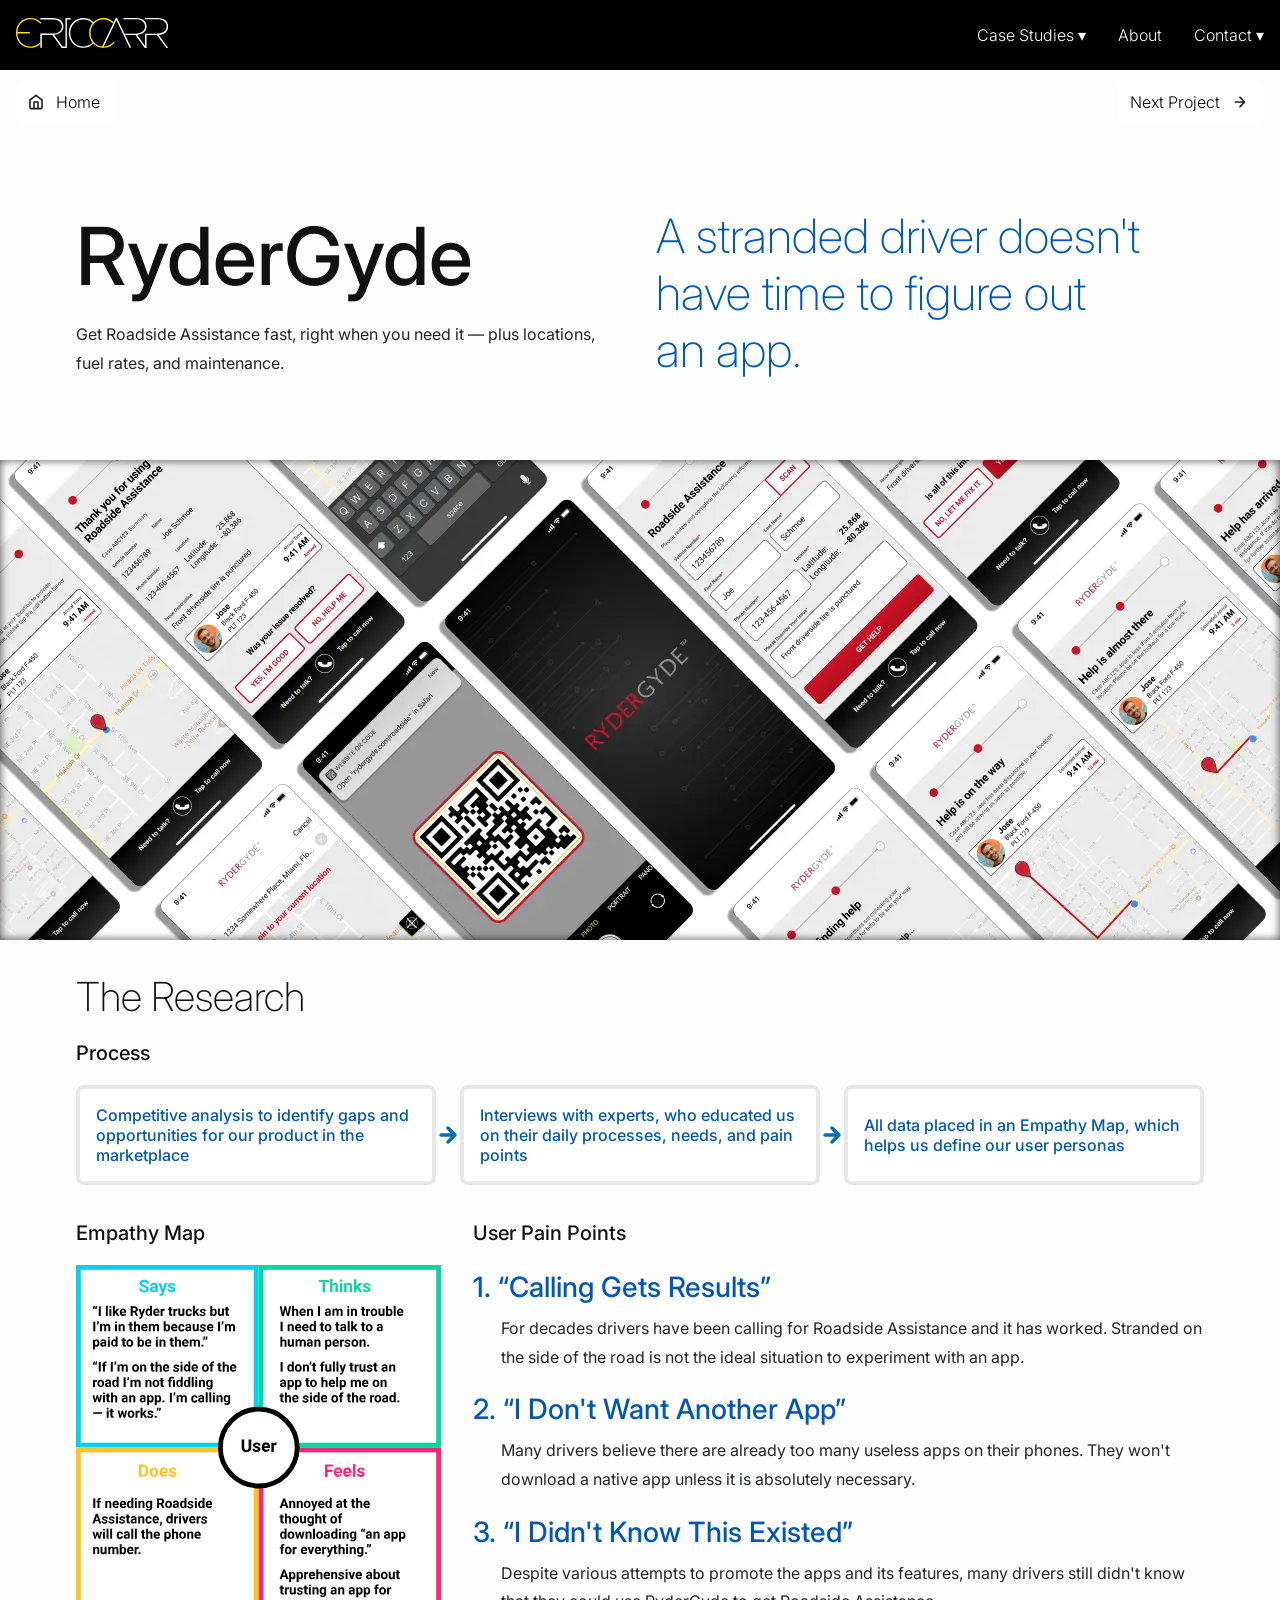
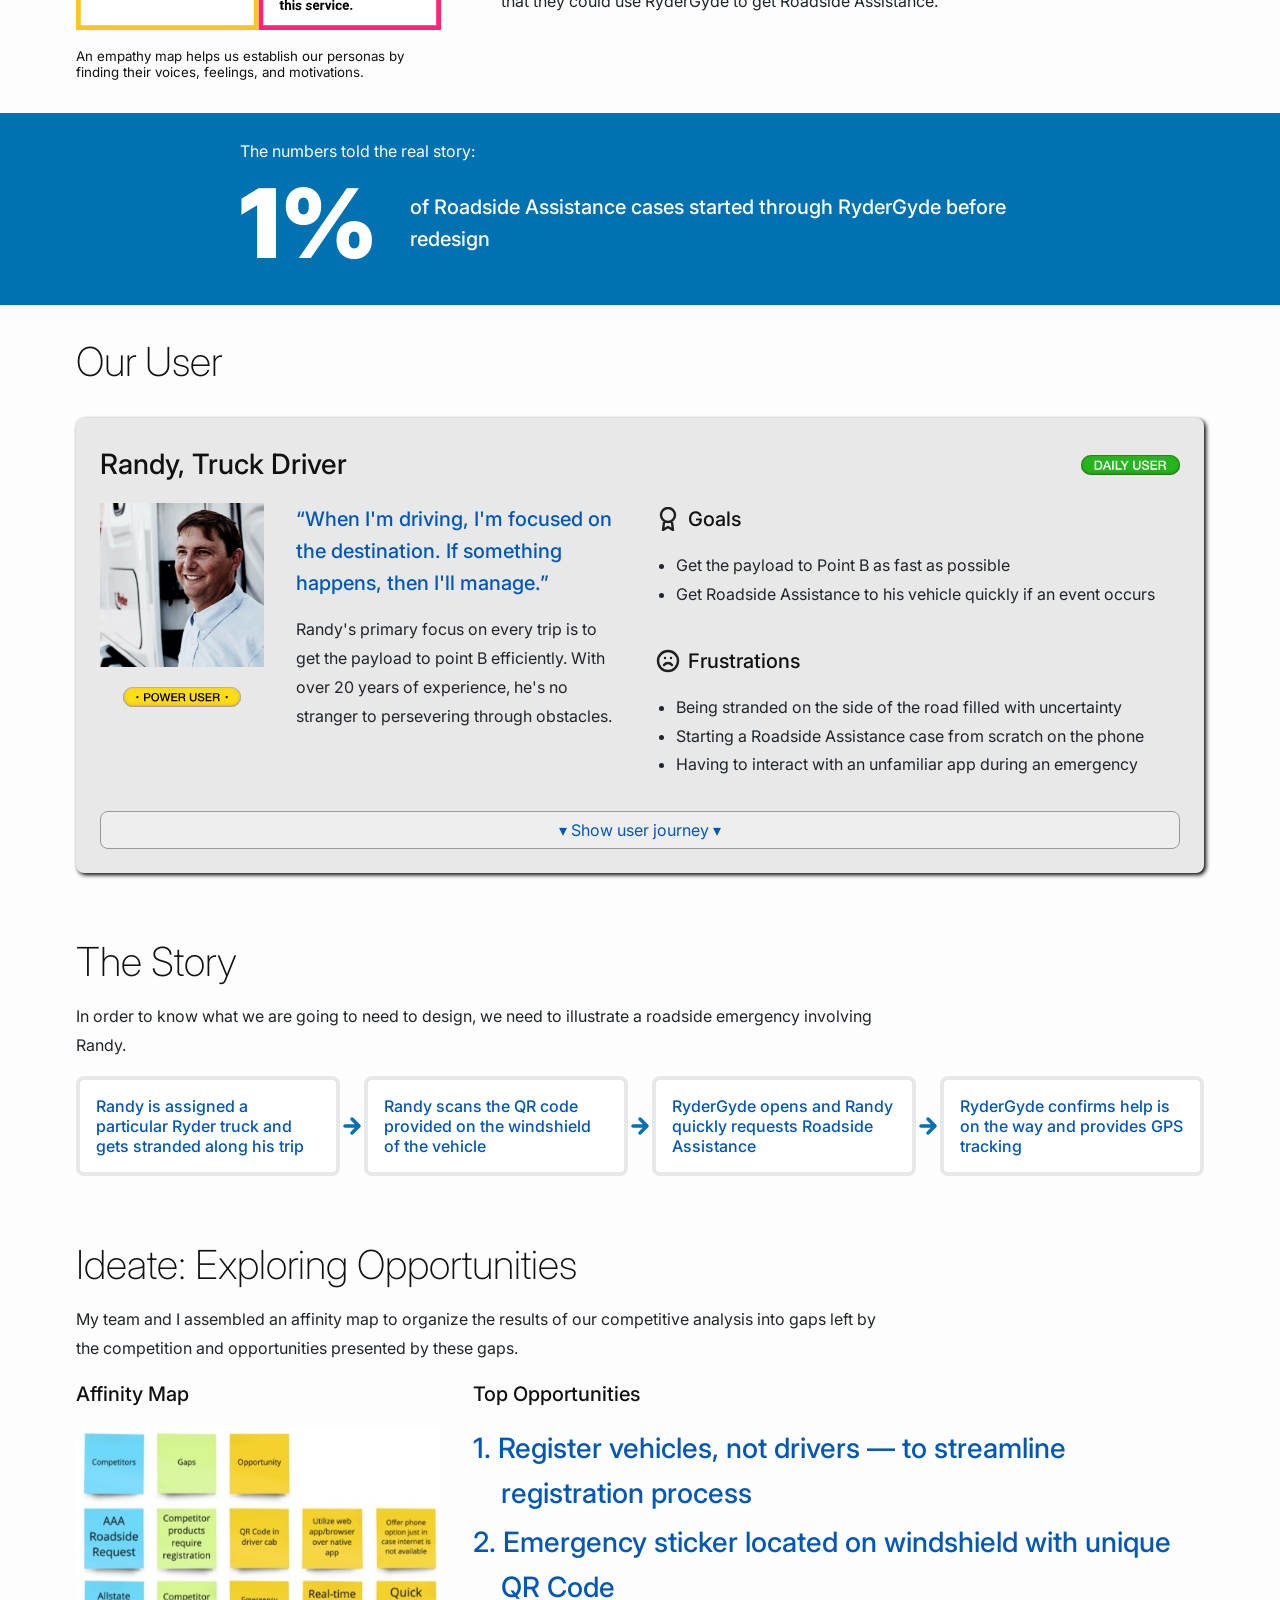
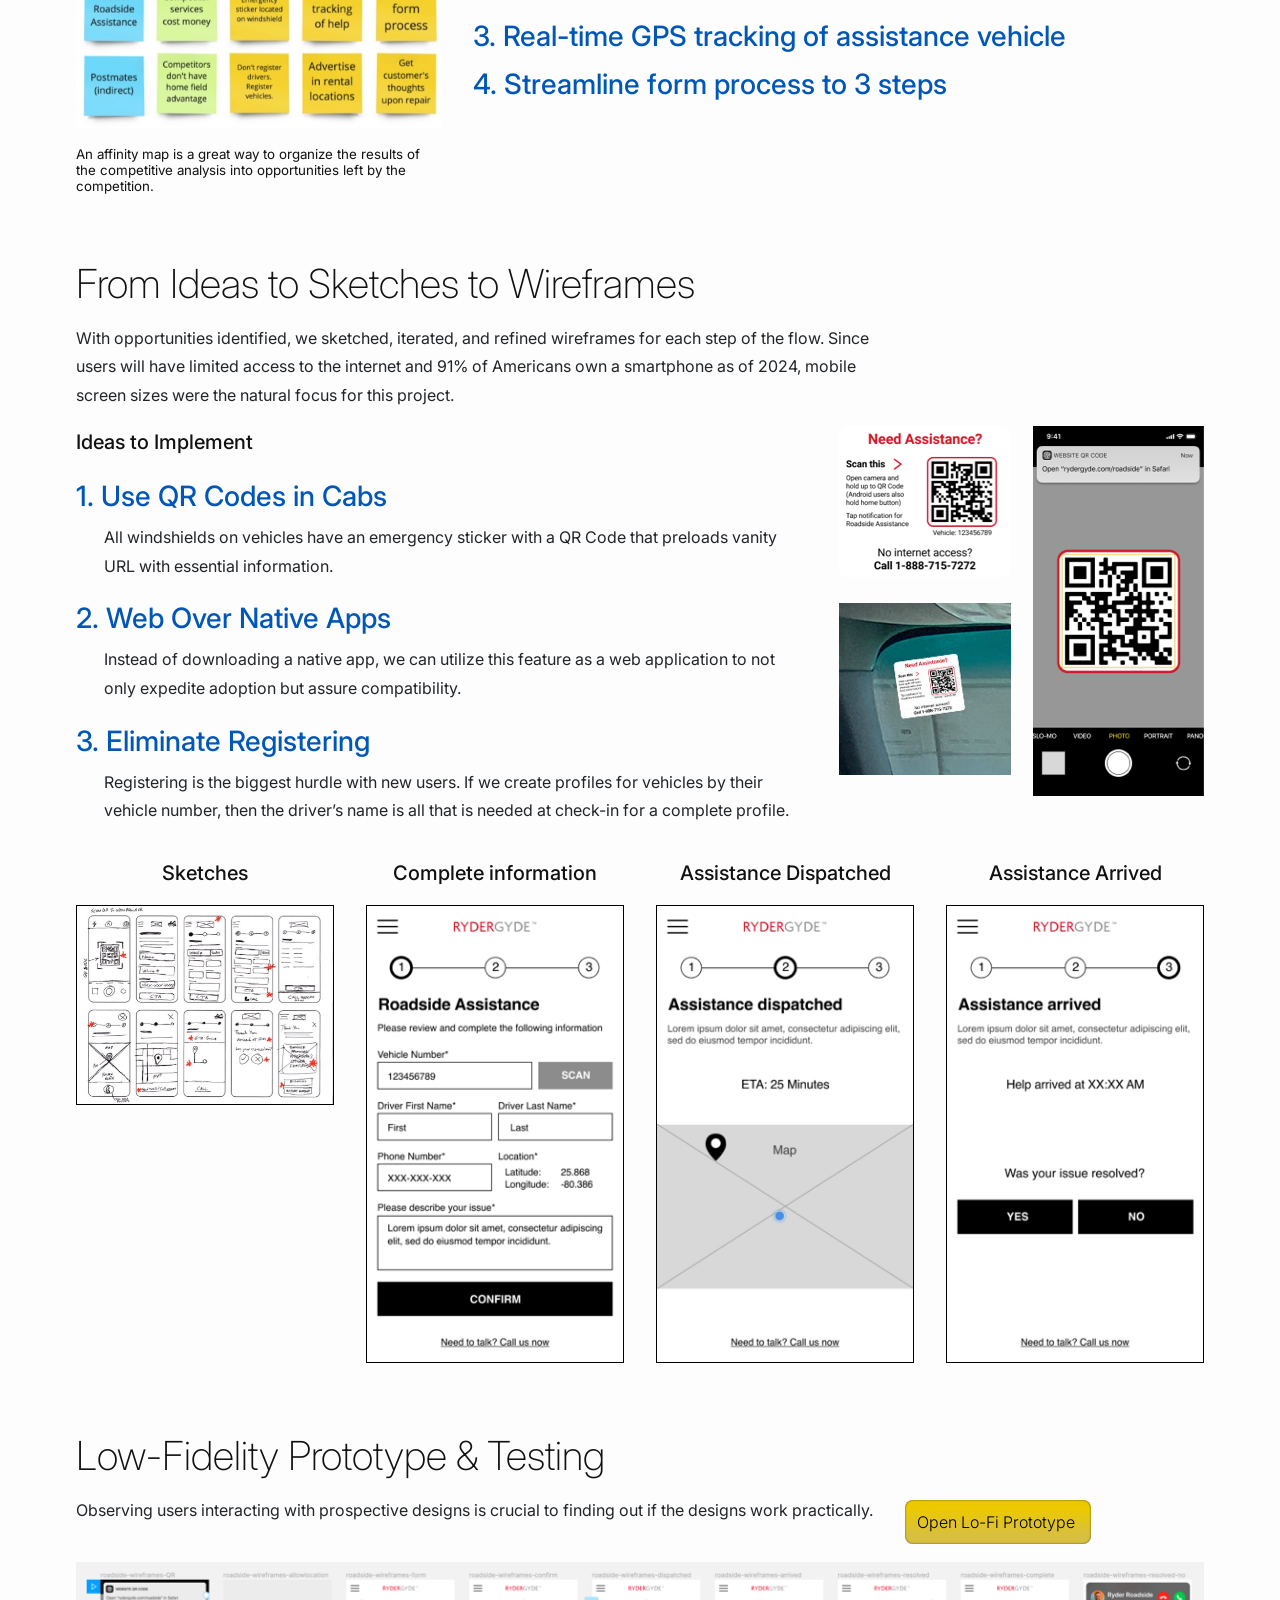
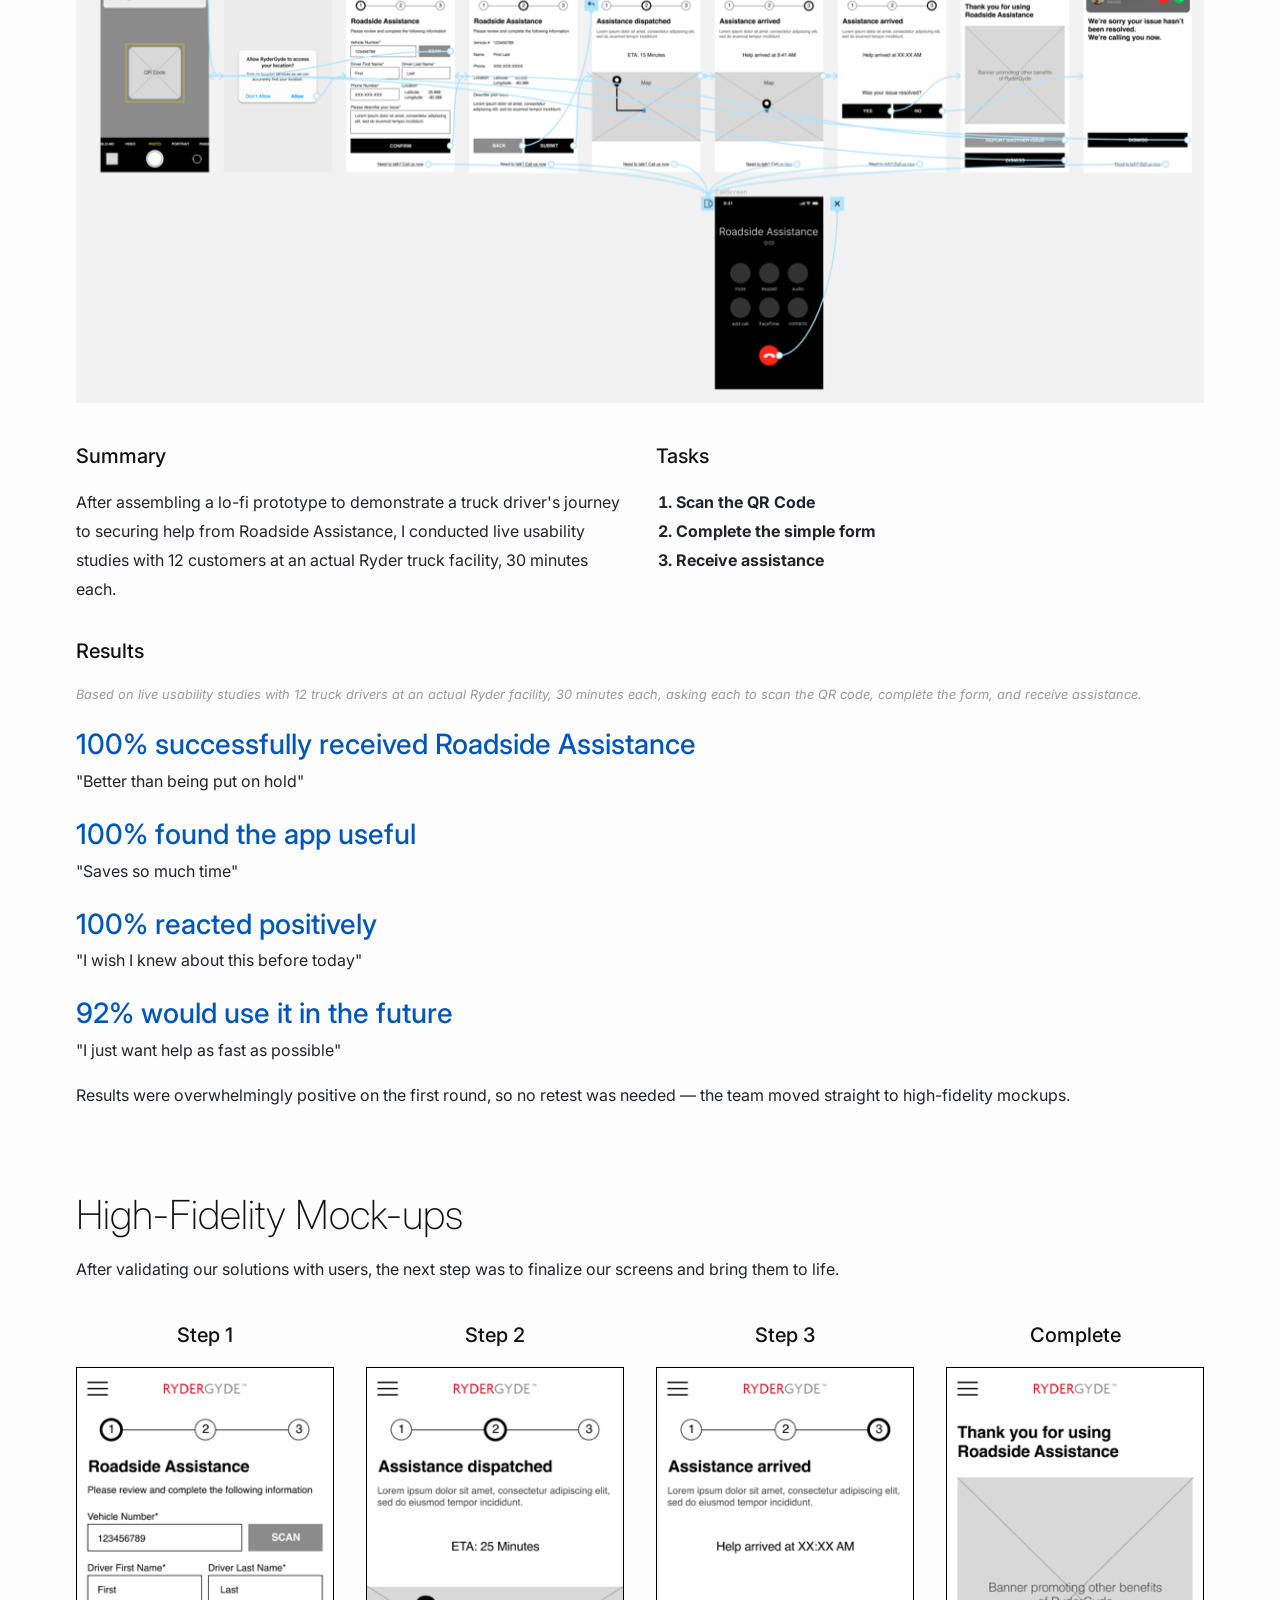
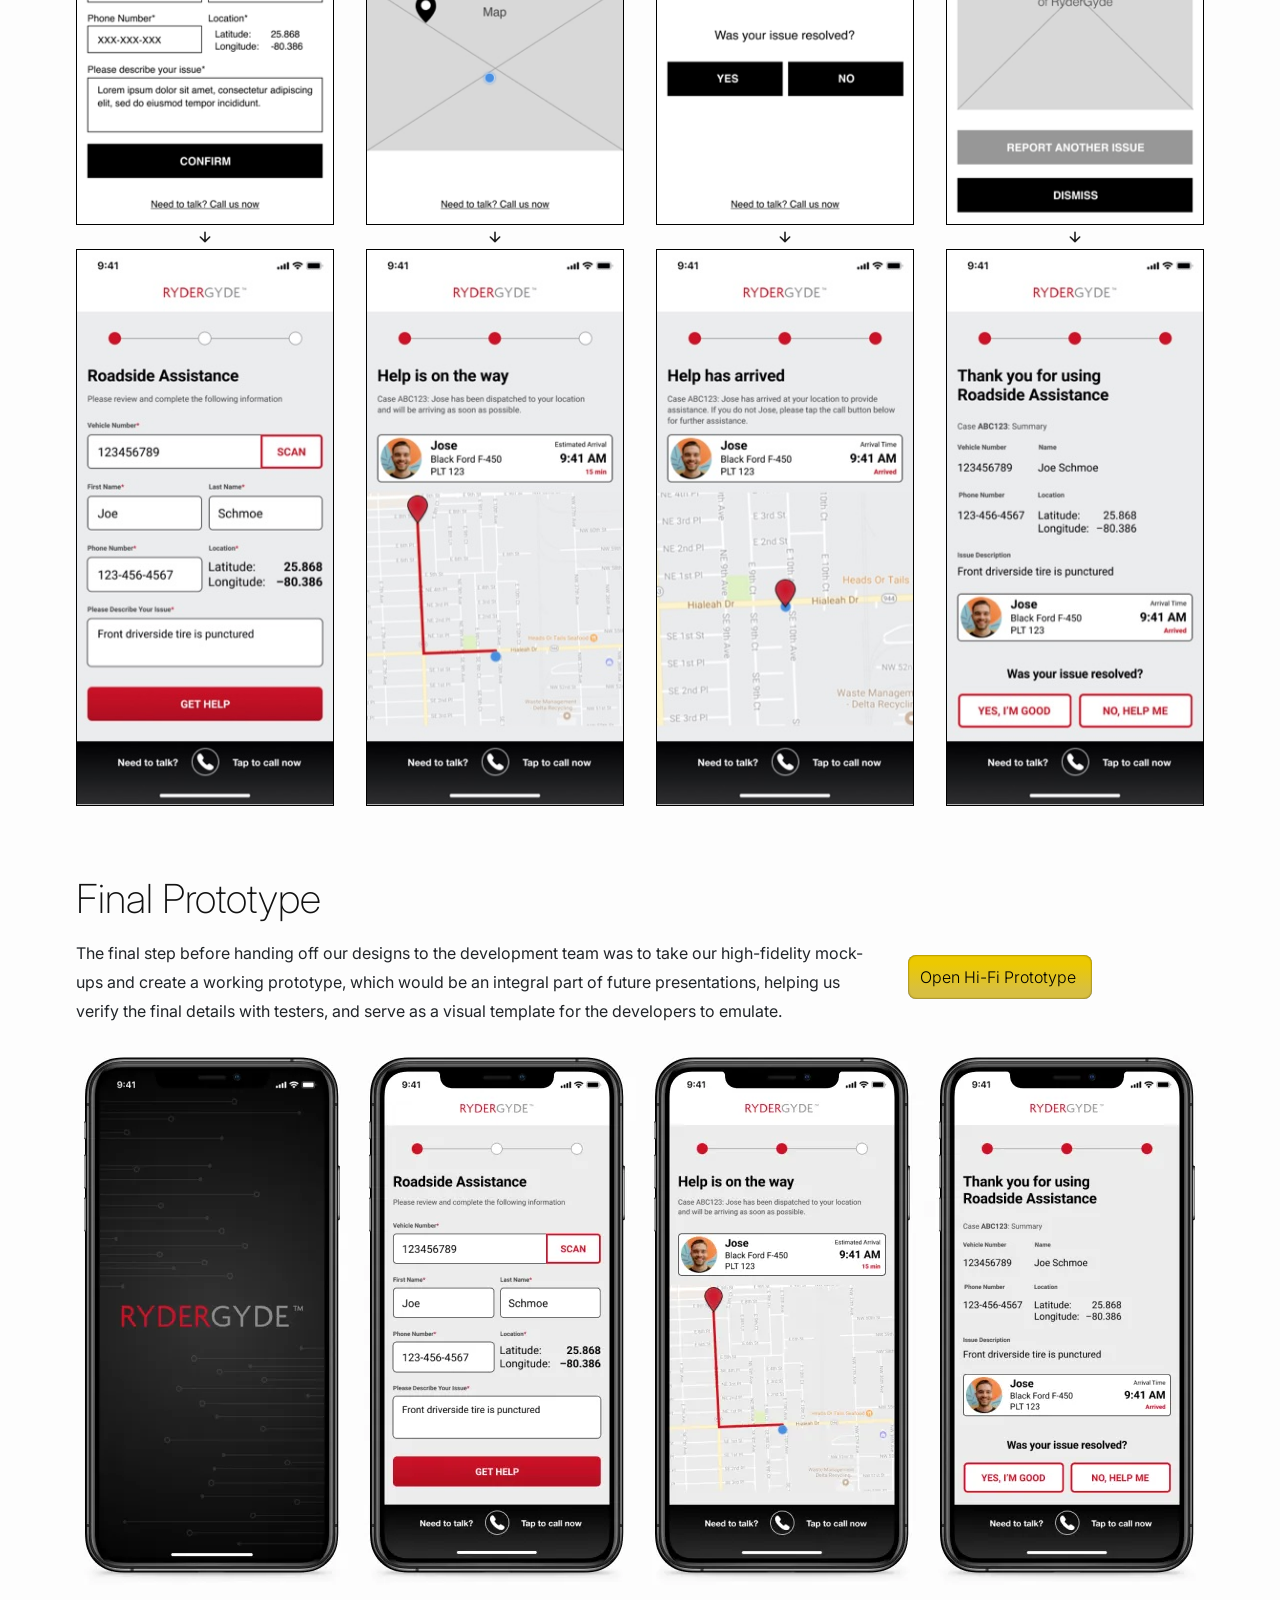
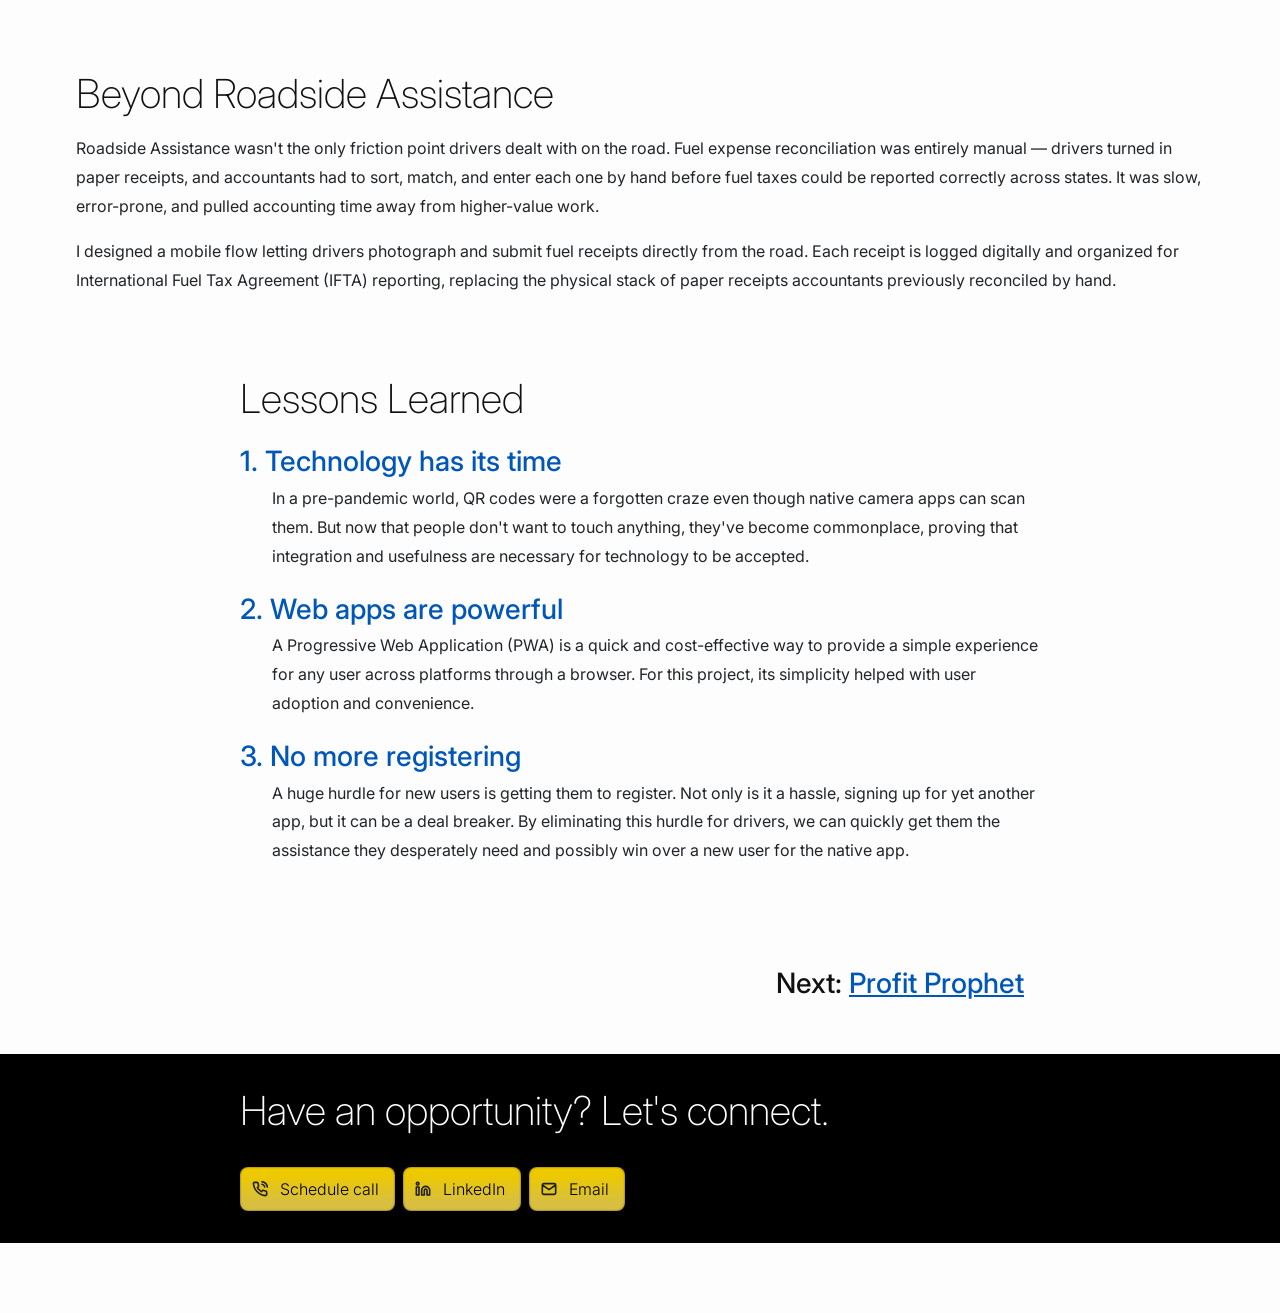
<file: rydergyde.html>
<!doctype html>
<html>
<head>
<title>ERIC CARR - RyderGyde</title>
<meta charset="UTF-8">
<meta name="viewport" content="width=device-width, initial-scale=1">
<meta http-equiv="X-UA-Compatible" content="IE=edge">
<link rel="shortcut icon" type="image/jpg" href="images/favicon.ico"/>	
<link rel="preconnect" href="https://fonts.googleapis.com">
<link rel="preconnect" href="https://fonts.gstatic.com" crossorigin>
<link href="https://fonts.googleapis.com/css2?family=Inter:ital,opsz,wght@0,14..32,100..900;1,14..32,100..900&display=swap" rel="stylesheet">
<link rel="stylesheet" href="css/portfolio1.css" />	
<script src="js/portfolio.js" defer></script>
<script src="js/singlescroller.js" defer></script>
</head>
<body>

<!-- MOBILE NAV -->
<nav class="black-bg nav-flexspread desktop-hide">
	<a href="index.html" id="logo"><img src="images/ericcarr.svg" alt="ERIC CARR" /></a>
	<a id="hamburger" href="#"><img src="images/icons/menu.svg" alt="menu" width="32"/></a>
</nav>

<!-- DESKTOP NAV -->	
<nav class="black-bg nav-flexspread mobile-hide">
	<a href="index.html" id="logo"><img src="images/ericcarr.svg" alt="ERIC CARR" /></a>
	<div class="flexbox mobile-hide">
        <div class="dropdown">
            <a class="dropbtn" id="drop-toggle1">Case Studies ▾</a>
            <div class="dropdown-content dropdown-left" id="drop-menu1">
                <a href="profit-prophet.html">Profit Prophet</a>
                <a href="risk-manager.html">Risk Manager</a>
                <a href="rydergyde.html" class="disabled">RyderGyde</a>
            </div>
        </div>
		<a href="index.html#about">About</a>
        <div class="dropdown">
            <a class="dropbtn" id="drop-toggle2">Contact ▾</a>
            <div class="dropdown-content dropdown-right" id="drop-menu2">
                <a href="https://calendly.com/ericmcarr-pm/30min" target="_blank">Schedule call</a>
                <a href="https://www.linkedin.com/in/ericcarr12/" target="_blank" >LinkedIn</a>
                <a id="contact-desktop" href="" target="_blank">Email</a>
            </div>
        </div>
	</div>
</nav>

<!-- HEADER COMPONENT -->
<header class="nav-flexspread">
    <div>
		<a href="index.html" class="btn btn-clear"><img src="images/icons/home.svg" />&nbsp;Home</a>
	</div>
    <div>
		<a href="profit-prophet.html" class="btn btn-clear">Next Project&nbsp;<img src="images/icons/arrow-right.svg" /></a>
	</div>
</header>

	
<!-- HERO -->	
<section>
    <div class="container hero">
        <div class="flex1">
            <h1>RyderGyde</h1>
            <p>Get Roadside Assistance fast, right when you need it — plus locations, fuel rates, and maintenance.</p>
        </div>	
        <div class="flex1">
            <h2 class="highlight">A stranded driver doesn't have time to figure out an&nbsp;app.</h2>
        </div>
    </div>
</section>		


<!-- HERO IMAGE -->
<div class="hero-image hero-rydergyde"></div>	


<!-- THE RESEARCH-->
<section>
    <div class="container">
        <h2>The Research</h2>
        <h4>Process</h4>
        <div class="gap">
            <div class="card-row">
                <div>Competitive analysis to identify gaps and opportunities for our product in the marketplace</div>
                <img src="images/icons/arrow-right-blue.svg" width="24" class="mobile-hide" /><img src="images/icons/arrow-down-blue.svg" width="24" class="desktop-hide" />
                <div>Interviews with experts, who educated us on their daily processes, needs, and pain points</div>
                <img src="images/icons/arrow-right-blue.svg" width="24" class="mobile-hide" /><img src="images/icons/arrow-down-blue.svg" width="24" class="desktop-hide" />
                <div>All data placed in an Empathy Map, which helps us define our user personas</div>
            </div>
            <div class="flexside-top">
                <div class="flex1">
                    <h4>Empathy Map</h4>
                    <img src="rydergyde/images/empathy-map-rydergyde.svg" class="img-responsive" alt="RyderGyde Empathy Map" />
                    <small>An empathy map helps us establish our personas by finding their voices, feelings, and motivations.</small>
                </div>
                <div class="flex2 pain-points">
                    <h4>User Pain Points</h4>
                    <h3>1. “Calling Gets Results”</h3>
                    <p>For decades drivers have been calling for Roadside Assistance and it has worked. Stranded on the side of the road is not the ideal situation to experiment with an app.</p>
                    <h3>2. “I Don't Want Another App”</h3>
                    <p>Many drivers believe there are already too many useless apps on their phones. They won't download a native app unless it is absolutely necessary.</p>
                    <h3>3. “I Didn't Know This Existed”</h3>
                    <p>Despite various attempts to promote the apps and its features, many drivers still didn't know that they could use RyderGyde to get Roadside Assistance.</p>
                </div>
            </div>
        </div>
    </div>    
</section>


<!-- BANNER STRETCH -->
 <section class="banner">
    <div class="container max-char">
        <p>The numbers told the real story:</p>
        <div class="flexside-centered">
            <h1>1%</h1>
            <h4 class="killmargin">of Roadside Assistance cases started through RyderGyde before redesign</h4>
        </div>
    </div>
 </section>


<!-- OUR USER -->   
<section>
    <div class="container">
        <h2 class="padbottom">Our User</h2>
        <!-- RANDY -->
        <div class="user-profile">
            <div class="user-title padbottom">
                <h3 class="killmargin">Randy, Truck Driver</h3>
                <img src="images/icons/daily-user.svg" height="20" alt="Daily User" />
            </div>
            <div class="flexside-top">
                <div class="flex1 flexside-top">
                    <div class="flex1 text-center">
                        <img srcset="rydergyde/images/randy.jpg 1x, rydergyde/images/randy@2x.jpg 2x" src="rydergyde/images/randy.jpg" class="img-responsive padbottom" alt="Randy"/>
                        <img src="images/icons/power-user.svg" height="20" alt="Power User"/>
                    </div>   
                    <div class="flex2">
                        <h4 class="blue">“When I'm driving, I'm focused on the destination. If something happens, then I'll manage.”</h4>
                        <p>Randy's primary focus on every trip is to get the payload to point B efficiently. With over 20 years of experience, he's no stranger to persevering through obstacles.</p>
                    </div>
                </div>
                <div class="flex1">
                    <div class="icon-align">
                        <img src="images/icons/award.svg" width="24" />
                        <h4 class="killmargin">Goals</h4>
                    </div>
                    <ul>
                        <li>Get the payload to Point B as fast as possible</li>
					    <li>Get Roadside Assistance to his vehicle quickly if an event occurs</li>
                    </ul>
                    <br>
                    <div class="icon-align">
                        <img src="images/icons/frown.svg" width="24" />
                        <h4 class="killmargin">Frustrations</h4>
                    </div>
                    <ul>
                        <li>Being stranded on the side of the road filled with uncertainty</li>
					    <li>Starting a Roadside Assistance case from scratch on the phone</li>
                        <li>Having to interact with an unfamiliar app during an emergency</li>
                    </ul>
                </div>
            </div>
            <div class="gap1"></div>
            <label class="toggle-section">
                <input type="checkbox" class="toggle-input">
                <div class="toggle-link btn-show">
                    <span class="text-show">&#x25BE; Show user journey &#x25BE;</span>
                    <span class="text-hide">&#x25B4; Hide user journey &#x25B4;</span>
                </div>
                <div class="toggle-grid">
                    <div class="toggle-content">
                        <div class="content-inner">
                            <!-- EXPAND/COLLAPSE -->
                            <h4>Randy's User Journey</h4>
                            <p><strong>Primary task: </strong>Find a way to quickly get Roadside Assistance to his distressed Ryder vehicle.</p>
                            <div class="userjourney">
                                <div class="sliderLeft">&lt;</div>
                                <div class="sliderRight">&gt;</div>
                                <div class="map">
                                    <img srcset="rydergyde/images/userjourney-randy.jpg 1x, rydergyde/images/userjourney-randy@2x.jpg 2x" src="rydergyde/images/userjourney-randy.jpg" alt="Randy's User Journey" class="border" />
                                </div>	
                            </div>
                        </div>
                    </div>
                </div>
            </label>
        </div>
    </div>    
</section>


<!-- THE STORY -->
<section>
    <div class="container">
        <h2>The Story</h2>
        <div class="max-char">
            <p>In order to know what we are going to need to design, we need to illustrate a roadside emergency involving Randy.</p>
        </div>
        <div class="card-row">
            <div>Randy is assigned a particular Ryder truck and gets stranded along his trip</div>
            <img src="images/icons/arrow-right-blue.svg" width="24" class="mobile-hide" /><img src="images/icons/arrow-down-blue.svg" width="24" class="desktop-hide" />
            <div>Randy scans the QR code provided on the windshield of the vehicle</div>
            <img src="images/icons/arrow-right-blue.svg" width="24" class="mobile-hide" /><img src="images/icons/arrow-down-blue.svg" width="24" class="desktop-hide" />
            <div>RyderGyde opens and Randy quickly requests Roadside Assistance</div>
            <img src="images/icons/arrow-right-blue.svg" width="24" class="mobile-hide" /><img src="images/icons/arrow-down-blue.svg" width="24" class="desktop-hide" />
            <div>RyderGyde confirms help is on the way and provides GPS tracking</div>
        </div>
    </div>
</section>


<!-- IDEATE -->
<section>
    <div class="container">
        <h2>Ideate: Exploring Opportunities</h2>
        <div class="max-char">
            <p>My team and I assembled an affinity map to organize the results of our competitive analysis into gaps left by the competition and opportunities presented by these gaps.</p>
        </div>
        <div class="flexside-top">
            <div class="flex1">
                <h4>Affinity Map</h4>
                <img srcset="rydergyde/images/affinity-rydergyde.jpg 1x, rydergyde/images/affinity-rydergyde@2x.jpg 2x" src="rydergyde/images/affinity-rydergyde.jpg" alt="RyderGyde Affinity Map" class="img-responsive" width="440" />
                <small>An affinity map is a great way to organize the results of the competitive analysis into opportunities left by the competition.</small>
            </div>
            <div class="flex2 pain-points">
                <h4>Top Opportunities</h4>
                <h3 class="blue">1. Register vehicles, not drivers &mdash; to streamline registration process</h3>
                <h3 class="blue">2. Emergency sticker located on windshield with unique QR Code</h3>
                <h3 class="blue">3. Real-time GPS tracking of assistance vehicle</h3>
                <h3 class="blue">4. Streamline form process to 3 steps</h3>
            </div>
        </div>
    </div>
</section>


<!-- IDEAS TO SKETCHES TO WIREFRAMES -->
<section>
    <div class="container">
        <div>
            <h2>From Ideas to Sketches to Wireframes</h2>
            <div class="max-char">
                <p>With opportunities identified, we sketched, iterated, and refined wireframes for each step of the flow. Since users will have limited access to the internet and 91% of Americans own a smartphone as of 2024, mobile screen sizes were the natural focus for this project.</p>
            </div>
        </div>
        <div class="flexside-top">
            <div class="flex2 max-char pain-points">
                <h4>Ideas to Implement</h4>
                <h3>1. Use QR Codes in Cabs</h3>
                <p >All windshields on vehicles have an emergency sticker with a QR Code that preloads vanity URL with essential information.</p>
                <h3>2. Web Over Native Apps</h3>
                <p>Instead of downloading a native app, we can utilize this feature as a web application to not only expedite adoption but assure compatibility.</p>
                <h3>3. Eliminate Registering</h3>
                <p>Registering is the biggest hurdle with new users. If we create profiles for vehicles by their vehicle number, then the driver’s name is all that is needed at check-in for a complete profile.</p>
            </div>
            <div class="flex1">
                <img srcset="rydergyde/images/qr-demo.webp 1x, rydergyde/images/qr-demo@2x.webp 2x" src="rydergyde/images/qr-demo.png" alt="RyderGyde Sketches" class="img-responsive" />
            </div>	
        </div>
        <div class="gap1"></div>
        <div class="flexside-top">
            <div class="flexside-top">
                <div class="flex1 text-center">
                    <h4>Sketches</h4>
                    <div><img srcset="rydergyde/images/sketch-rydergyde.jpg 1x, rydergyde/images/sketch-rydergyde@2x.jpg 2x" src="rydergyde/images/sketch-rydergyde.jpg" alt="RyderGyde Sketches" class="img-responsive border" /></div>
                </div>
                <div class="flex1 text-center">
                    <h4>Complete information</h4>
                    <div><img srcset="rydergyde/images/wireframes-rydergyde1.webp 1x, rydergyde/images/wireframes-rydergyde1@2x.webp 2x" src="rydergyde/images/wireframes-rydergyde1.jpg" alt="RyderGyde Wireframe: Step 1" class="img-responsive border" /></div>
                </div>
                <div class="flex1 text-center">
                    <h4>Assistance Dispatched</h4>
                    <div><img srcset="rydergyde/images/wireframes-rydergyde2.webp 1x, rydergyde/images/wireframes-rydergyde2@2x.webp 2x" src="rydergyde/images/wireframes-rydergyde2.jpg" alt="RyderGyde Wireframe: Step 2" class="img-responsive border" /></div>
                </div>
                <div class="flex1 text-center">
                    <h4>Assistance Arrived</h4>
                    <div><img srcset="rydergyde/images/wireframes-rydergyde3.webp 1x, rydergyde/images/wireframes-rydergyde3@2x.webp 2x" src="rydergyde/images/wireframes-rydergyde3.jpg" alt="RyderGyde Wireframe: Step 3" class="img-responsive border" /></div>
                </div>
            </div>
        </div>
    </div>
</section>


<!-- LOW-FIDELITY PROTOTYPE -->
<section>
    <div class="container">
        <h2>Low-Fidelity Prototype & Testing</h2>
        <div class="final-proto">
            <div class="max-char">
                <p>Observing users interacting with prospective designs is crucial to finding out if the designs work practically.</p>
            </div>   
            <div class="btn-fix">
                <a href="https://www.figma.com/proto/dAR9h8CSZ7OCXCAN5tnZ4V/RyderGyde-Roadside?page-id=0%3A1&node-id=0%3A234&viewport=24%2C232%2C0.36291390657424927&scaling=min-zoom&starting-point-node-id=0%3A234" target="_blank" class="spec-btn btn-yellow">Open Lo-Fi Prototype</a>
            </div> 
        </div>    
        <div class="gap1"></div>
        <div class="flex1 text-center">
            <img srcset="rydergyde/images/lofi-wires.webp 1x, rydergyde/images/lofi-wires@2x.webp 2x" src="rydergyde/images/lofi-wires.jpg" alt="RyderGyde Low-Fidelity Prototype" class="img-responsive padbottom" />
        </div>
        <div class="gap1"></div>
        <div class="flexside-top padbottom">
            <div class="flex1">
                <h4>Summary</h4>
                <p>After assembling a lo-fi prototype to demonstrate a truck driver's journey to securing help from Roadside Assistance, I conducted live usability studies with 12 customers at an actual Ryder truck facility, 30 minutes each.</p>
            </div>
            <div class="flex1">
                <h4>Tasks</h4>
                <ol>
                    <li>Scan the QR Code</li>
                    <li>Complete the simple form</li>
                    <li>Receive assistance</li>
                </ol>
            </div>
        </div>  
        <div class="results">
            <h4>Results</h4>
            <p class="methodology-note">Based on live usability studies with 12 truck drivers at an actual Ryder facility, 30 minutes each, asking each to scan the QR code, complete the form, and receive assistance.</p>
            <h3 class="blue killmargin">100% successfully received Roadside Assistance</h3>
            <p>"Better than being put on hold"</p>
            <h3 class="blue killmargin">100% found the app useful</h3>
            <p>"Saves so much time"</p>
            <h3 class="blue killmargin">100% reacted positively</h3>
            <p>"I wish I knew about this before today"</p>
            <h3 class="blue killmargin">92% would use it in the future</h3>
            <p>"I just want help as fast as possible"</p>
            <p>Results were overwhelmingly positive on the first round, so no retest was needed — the team moved straight to high-fidelity mockups.</p>
        </div>
    </div>    
</section>


<!-- HIGH-FIDELITY MOCK-UPS -->
 <section>
    <div class="container">
        <h2>High-Fidelity Mock-ups</h2>
        <div class="max-char">
            <p>After validating our solutions with users, the next step was to finalize our screens and bring them to life.</p><br>
        </div>
        <div class="flexside-top">
            <div class="flex1 text-center">
                <h4>Step 1</h4>
                <div><img srcset="rydergyde/images/wireframes-rydergyde1.webp 1x, rydergyde/images/wireframes-rydergyde1@2x.webp 2x" src="rydergyde/images/wireframes-rydergyde1.jpg" alt="RyderGyde Wireframe: Step 1" class="img-responsive border" /></div>
                <div><img src="images/icons/arrow-down.svg" /></div>
                <div><img srcset="rydergyde/images/rydergyde-mockup1.jpg 1x, rydergyde/images/rydergyde-mockup1@2x.jpg 2x" src="rydergyde/images/rydergyde-mockup1.jpg" alt="RyderGyde Mockup: Step 1" class="img-responsive border" /></div>
            </div>
            <div class="flex1 text-center">
                <h4>Step 2</h4>
                <div><img srcset="rydergyde/images/wireframes-rydergyde2.webp 1x, rydergyde/images/wireframes-rydergyde2@2x.webp 2x" src="rydergyde/images/wireframes-rydergyde2.jpg" alt="RyderGyde Wireframe: Step 2" class="img-responsive border" /></div>
                <div><img src="images/icons/arrow-down.svg" /></div>
                <div><img srcset="rydergyde/images/rydergyde-mockup2.jpg 1x, rydergyde/images/rydergyde-mockup2@2x.jpg 2x" src="rydergyde/images/rydergyde-mockup2.jpg" alt="RyderGyde Mockup: Step 2" class="img-responsive border" /></div>
            </div>
            <div class="flex1 text-center">
                <h4>Step 3</h4>
                <div><img srcset="rydergyde/images/wireframes-rydergyde3.webp 1x, rydergyde/images/wireframes-rydergyde3@2x.webp 2x" src="rydergyde/images/wireframes-rydergyde3.jpg" alt="RyderGyde Wireframe: Step 3" class="img-responsive border" /></div>
                <div><img src="images/icons/arrow-down.svg" /></div>
                <div><img srcset="rydergyde/images/rydergyde-mockup3.jpg 1x, rydergyde/images/rydergyde-mockup3@2x.jpg 2x" src="rydergyde/images/rydergyde-mockup3.jpg" alt="RyderGyde Mockup: Step 3" class="img-responsive border" /></div>
            </div>
            <div class="flex1 text-center">
                <h4>Complete</h4>
                <div><img srcset="rydergyde/images/wireframes-rydergyde4.webp 1x, rydergyde/images/wireframes-rydergyde4@2x.webp 2x" src="rydergyde/images/wireframes-rydergyde4.jpg" alt="RyderGyde Wireframe: Complete" class="img-responsive border" /></div>
                <div><img src="images/icons/arrow-down.svg" /></div>
                <div><img srcset="rydergyde/images/rydergyde-mockup4.jpg 1x, rydergyde/images/rydergyde-mockup4@2x.jpg 2x" src="rydergyde/images/rydergyde-mockup4.jpg" alt="RyderGyde Mockup: Complete" class="img-responsive border" /></div>
            </div>
        </div>
    </div>
</section>


<!-- FINAL PROTOTYPE -->
<section>
    <div class="container">
        <h2>Final Prototype</h2>
        <div class="final-proto">
            <div class="max-char">
                <p>The final step before handing off our designs to the development team was to take our high-fidelity mock-ups and create a working prototype, which would be an integral part of future presentations, helping us verify the final details with testers, and serve as a visual template for the developers to emulate.</p>
            </div>
            <div class="btn-fix">
                <a href="https://www.figma.com/proto/dAR9h8CSZ7OCXCAN5tnZ4V/RyderGyde-Roadside?page-id=0%3A262&node-id=6%3A2252&viewport=173%2C303%2C0.29621621966362&scaling=scale-down&starting-point-node-id=1%3A2519" class="btn btn-yellow" target="_blank">Open Hi-Fi Prototype</a>
            </div>
        </div>
        <div>
            <img srcset="rydergyde/images/hiresrydergyde.webp 1x, rydergyde/images/hiresrydergyde@2x.webp 2x" src="rydergyde/images/hiresrydergyde.jpg" alt="Final Prototype" class="img-responsive"   />
        </div>
    </div>
</section>


<!-- FUEL RECEIPTS -->
<section>
    <div class="container">
        <h2>Beyond Roadside Assistance</h2>
        <p>Roadside Assistance wasn't the only friction point drivers dealt with on the road. Fuel expense reconciliation was entirely manual — drivers turned in paper receipts, and accountants had to sort, match, and enter each one by hand before fuel taxes could be reported correctly across states. It was slow, error-prone, and pulled accounting time away from higher-value work.</p>
        <p>I designed a mobile flow letting drivers photograph and submit fuel receipts directly from the road. Each receipt is logged digitally and organized for International Fuel Tax Agreement (IFTA) reporting, replacing the physical stack of paper receipts accountants previously reconciled by hand.</p>
    </div>
</section>


<!-- LESSONS LEARNED -->
<section>
    <div class="container lessons">
        <h2>Lessons Learned</h2>
        <h3>1. Technology has its time</h3>
        <p>In a pre-pandemic world, QR codes were a forgotten craze even though native camera apps can scan them. But now that people don't want to touch anything, they've become commonplace, proving that integration and usefulness are necessary for technology to be accepted.</p>
        <h3>2. Web apps are powerful</h3>
        <p>A Progressive Web Application (PWA) is a quick and cost-effective way to provide a simple experience for any user across platforms through a browser. For this project, its simplicity helped with user adoption and convenience.</p>
        <h3>3. No more registering</h3>
        <p>A huge hurdle for new users is getting them to register. Not only is it a hassle, signing up for yet another app, but it can be a deal breaker. By eliminating this hurdle for drivers, we can quickly get them the assistance they desperately need and possibly win over a new user for the native app.</p>
    </div>
</section>


<!-- FOOTER NAV -->
<section>
    <div class="container max-char text-right footlinks">
        <h3 class="killmargin">Next:&nbsp;<a href="profit-prophet.html">Profit Prophet</a></h3>
    </div>
</section>


<!-- FOOTER -->
<section class="black-bg">
    <div class="container max-char">
        <h2 class="white padbottom">Have an opportunity? Let's&nbsp;connect.</h2>
        <div class="button-row">
            <a href="https://calendly.com/ericmcarr-pm/30min" class="btn btn-yellow" target="_blank"><img src="images/icons/call.svg" /><span class="mobile-hide">&nbsp;Schedule call</span></a>
            <a href="https://www.linkedin.com/in/ericcarr12/" class="btn btn-yellow" target="_blank" ><img src="images/icons/linkedin.svg" /><span class="mobile-hide">&nbsp;LinkedIn</span></a>
            <a id="contact-footer" href="" class="btn btn-yellow" target="_blank"><img src="images/icons/mail.svg" /><span class="mobile-hide">&nbsp;Email</span></a>
        </div>    
    </div>
</section>


<!-- SIDE NAV FOR MOBILE -->
<aside id="sideNav">
	<div class="close-box">
        <a id="close" class="block">&times;</a>
    </div>
	<ul>
        <li><a href="index.html">Home</a></li>
		<li><a href="profit-prophet.html">Profit Prophet</a></li>
		<li><a href="risk-manager.html">Risk Manager</a></li>
		<li><a href="rydergyde.html" class="disabled">RyderGyde</a></li>
		<li><a href="index.html#about">About</a></li>
        <li><a href="https://calendly.com/ericmcarr-pm/30min" target="_blank">Schedule a Call</a></li>
		<li><a href="https://www.linkedin.com/in/ericcarr12/" target="_blank">LinkedIn</a></li>
		<li><a id="contact-mobile" href="" target="_blank">Email</a></li>
	</ul>	
</aside>

</body>
</html>
</file>
<file: css/portfolio1.css>
@charset "UTF-8";

:root {
	/* Brand colors */
	--color-yellow: #ffdd15;
	--color-blue: #0057B8;
	--color-blue-alt: #0072B2;
	--color-red: #CE2029;
	--color-green: #008000;

	/* Neutrals */
	--color-black: #000000;
	--color-off-black: #111111;
	--color-white: #ffffff;
	--color-off-white: #fdfdfd;
	--color-gray-dark: #666666;
	--color-gray-mid: #999999;
	--color-gray-light: #cccccc;
	--color-gray-lighter: #e8e8e8;
	--color-gray-lightest: #eeeeee;
	--color-text-body: #212529;

	/* Toggle link tones */
	--color-link: #0056b3;
	--color-link-hover: #003d82;

	/* Section backgrounds */
	--color-solution-bg: #E6F9F1;

	/* Gradient stops */
	--grad-yellow-1: #ecc901;
	--grad-yellow-2: #d8bf40;
	--grad-index-1: #e97727;
	--grad-index-2: #e73c61;
	--grad-index-4: #23d5ab;

	/* Transitions */
	--transition-fast: 0.15s ease-out;
	--transition-base: 0.2s ease-out;
	--transition-slow: 0.3s ease-out;

	/* Radii */
	--radius-sm: 4px;
	--radius-md: 8px;

	/* Fluid type scale (320px → 1200px viewport) */
	--fs-h1: clamp(2.8rem, 2rem + 4vw, 3.5em);
	--fs-h2: clamp(2rem, 1.82rem + 0.91vw, 2.5rem);
	--fs-h3: clamp(1.5rem, 1.41rem + 0.45vw, 1.75rem);
	--fs-h4: clamp(1.2rem, 1.18rem + 0.09vw, 1.25rem);
	--fs-hero-h1: clamp(3em, 2.27rem + 3.64vw, 5em);
	--fs-highlight: clamp(2em, 1.5rem + 1.82vw, 3em);
    --fs-banner-h1: clamp(3.5em, 2.59rem + 4.55vw, 6em);

	/* Shadows / overlays */
	--overlay-heavy: rgba(0, 0, 0, 0.7);
	--shadow-dropdown: 0px 8px 16px rgba(0, 0, 0, 0.2);
	--shadow-hover: 0 4px 15px rgba(0, 0, 0, 0.1);
}
html { height: 100%; scroll-behavior: smooth; overscroll-behavior: none; }
*,*:before,*:after { box-sizing: border-box; }
body {
	font-family: "Inter", sans-serif;
	font-style: normal;
	font-weight: normal;
	font-optical-sizing: auto;
	background-color:var(--color-off-white);
	color:var(--color-off-black);
	margin:0;
}

/* COLORS */
.yellow { color:var(--color-yellow); }
.black { color:var(--color-black); }
.white { color:var(--color-white); }
.blue { color:var(--color-blue); }
.gray { color:var(--color-gray-mid); }
.red { color:var(--color-red); }
.green { color:var(--color-green); }
.black-bg { background-color:var(--color-black); }
.white-bg { background-color:var(--color-white); }


/* TEXT STYLES */
h1, h2, h3, h4, h5, p { margin: 0 0 16px 0; }
h1 { font-weight: 200; font-size: var(--fs-h1); }
h2 { font-weight: 200; font-size: var(--fs-h2); }
h3 { font-weight: 500; line-height: 1.6em; font-size: var(--fs-h3); }
h4 { font-weight: 500; line-height: 1.6em; font-size: var(--fs-h4); }
p, li { color:var(--color-text-body); font-size:1em; line-height: 1.8em; }
ol li {margin-left: -20px; font-weight:700; line-height: 1.8em; }
ul li { margin-left: -20px; line-height: 1.8em; }
a { 
	transition: all var(--transition-base) 0s;
    color:var(--color-blue);
}
a:hover { color:var(--color-yellow); }
small { display: inline-block; padding-top: 1em;}

.max-char { max-width:80ch; }
.quotes { text-indent: -8px; font-weight:300 }


/* BUTTONS */	
.btn, .spec-btn {
    padding: 12px 16px 12px 12px;
    color: var(--color-black);
    text-decoration: none;
    border: none;
    border-radius: var(--radius-md);
    font-weight:300;
    text-align: center;
    font-size: 1em;
    transition: var(--transition-fast) 0s;
    cursor: pointer;
    white-space: nowrap; /* Prevents text inside from wrapping to a new line */
    word-break: normal;  /* Keeps words whole */
    flex-shrink: 0;
}
.btn {
    gap:8px;
    align-items: center;
    display: inline-flex;
}
.btn:hover { transform: scale(1.1); color: var(--color-black); }	
.spec-btn:hover { color: var(--color-black); }		
.btn-yellow { background-image: linear-gradient(180deg, var(--grad-yellow-1) 20%, var(--grad-yellow-2) 80%);  box-shadow: inset 0 0 2px var(--overlay-heavy);}
.btn-clear { border: none; background-color:var(--color-white); }	
.btn-clear:hover { background-color:var(--color-gray-lightest); }	
.button-row { display:flex; gap:8px; align-items: center; }
.btn-fix { height:50px; padding-top: 16px; }


/* LAYOUT */
.container {
	margin-right: auto;
  	margin-left: auto;
    width: 1128px;
    overflow:visible;
}
section { padding: 2rem 0;}


/* BORDERS */
.border { border: solid 1px var(--color-black); }
.border-green { border: solid 1px var(--color-green); }
.border-red { border: solid 1px var(--color-red); }


/* IMAGES */
.img-responsive { width: 100%; height: auto; }
.hero-image {
    height:30em;
    background-color: #ececec;
	background-repeat: no-repeat;
    background-size: cover;
    background-position: center;
    box-shadow: inset 0px 0px 10px var(--overlay-heavy);
}
@media all and (max-width:767px) {
	.hero-image { height:20em; }
}
.hero-rydergyde { background-image: url("../rydergyde/images/rydergydehero.webp"); }
.hero-prophet { background-image: url("../prophet/images/prophethero.webp"); }
.hero-risk { background-image: url("../risk/images/riskhero.webp"); }


/* FLEXBOX */
.flexbox { display:flex; gap:2em; }
.icon-align { display:flex; align-items:center; gap: 8px; }
.nav-flexspread, .foot-flexspread {
    display:flex;
    justify-content: space-between;
    align-items: center;
}
.flexspread-centered {
    display:flex;
    justify-content: space-between;
    align-items: center;
}
.flexside-centered {
    display:flex;
    align-items: center;
    gap: 2em;
}
.flexside-top {
    display:flex;
    align-items:flex-start;
    gap: 2em;
}
.flex1 { flex:1; min-width: 0; }
.flex2 { flex:2; min-width: 0; }


/* GENERAL COMPONENTS */

/* NAV */
nav { 
    height: 70px;
    margin-top: -70px;
    padding: 16px;
    font-weight:300;
    position: sticky;
    top: 0;
    z-index:3;
    background-color: rgba(0, 0, 0, 0.8);
}
nav	div a { color:var(--color-white); text-decoration: none; }
.dropdown {
  position: relative; display: inline-block; }
.dropdown-content {
  position: absolute;
  top: calc(100% + 16px);
  background-color: var(--color-off-black);
  width: max-content;
  box-shadow: var(--shadow-dropdown);
  z-index: 1;
  visibility: hidden;
  opacity: 0;
  transform: translateY(-8px); 
  transition: opacity var(--transition-fast), transform var(--transition-fast), visibility 0.15s;
}
.dropdown-left { left: -24px; }
.dropdown-right {right: -16px;}
.dropdown-content a {
  padding: 16px 24px;
  display: block;
  text-decoration: none;
  color: var(--color-white);
  border-bottom: solid 1px var(--color-gray-dark);
  transition: all var(--transition-base) 0s;
}
.dropdown-content a:last-child { border-bottom: none;}
.dropdown-content a:hover { color:var(--color-yellow); }
.dropdown-content.show {
  visibility: visible;
  opacity: 1;
  transform: translateY(0);
}
.dropbtn { cursor: pointer;}


/* HEADER */
header {padding:5rem 1rem 1rem 1rem;}
.footlinks { padding:16px; }
.access { 
    display:flex;
    align-items: center;
    justify-content: space-between;
    gap: 2rem;
    padding:16px;
}
.latest-news-bar {
    flex: 1;
    display: flex;
    align-items: center;
    gap: 1rem;
    color: var(--color-white);
}
.latest-news-label {
    font-size: 0.85em;
    font-weight: 200;
    white-space: nowrap;
    flex-shrink: 0;
}
.latest-news-text {
    font-size: 0.85em;
    overflow: hidden;
    text-overflow: ellipsis;
    white-space: nowrap;
}


/* SHOW - HIDE CONTENT */
/* Hide the "Hide Content" text by default */
.text-hide {
  display: none;
}

/* When the details element is open, hide the "Show" text */
details[open] .text-show {
  display: none;
}

/* When the details element is open, show the "Hide" text */
details[open] .text-hide {
  display: inline;
}

/* --- Basic Layout --- */
.toggle-section {
  display: block; 
  cursor: pointer;
}
.toggle-input {
  display: none; 
}

/* --- Link Button Styles --- */
.toggle-link {
  color: var(--color-link);
  cursor: pointer;
  user-select: none;
  transition: color 0.2s ease;
  display: block;          /* Makes the link act like a block... */
  width: max-content;      /* ...but only as wide as the text inside it */
  margin: 0 auto;
}
.toggle-link:hover {
  color: var(--color-link-hover);
  text-decoration: none;
}

/* --- Text Swapping Logic --- */
.toggle-input:checked ~ .toggle-link .text-show {
  display: none;
}
.toggle-input:checked ~ .toggle-link .text-hide {
  display: inline;
}

/* --- The Smooth Open/Close Animation (CSS Grid) --- */
.toggle-grid {
  display: grid;
  /* Start collapsed */
  grid-template-rows: 0fr; 
  transition: grid-template-rows var(--transition-slow);
}

.toggle-input:checked ~ .toggle-grid {
  /* Expand to natural height */
  grid-template-rows: 1fr; 
}

.toggle-content {
  /* Crucial: prevents content from spilling out while collapsed */
  overflow: hidden; 
}

/* --- Content Styling --- */
/* We apply margins and padding here so they don't break the 0fr collapse */
.content-inner {
  margin-top: 24px;
}

/* INDEX COMPONENTS */

/* INDEX HERO */
.index-hero {
	height:auto;
	display:flex;
    justify-content: center;
    overflow: hidden;
    gap:1rem;
    padding-bottom: 2rem;
   
}
.index-gradient {
    background: linear-gradient(-45deg, var(--grad-index-1), var(--grad-index-2), var(--color-blue), var(--grad-index-4));
    background-size: 400% 400%;
    animation: gradient 45s ease infinite;  
    padding-top:4.25em;
}
#gradient-toggle, #latest-news-next {
    color:var(--color-white);
    font-size: 0.8em;
    gap:5px;
    flex-shrink: 0;
    background-color: rgba(0, 0, 0, 0.0);
}
#gradient-toggle:hover, #latest-news-next:hover {  background-color: var(--overlay-heavy);}

@media all and (max-width: 767px) {
    .index-hero { padding-top: 48px; }
    .hero-chat-card h1 { font-size: 2em; }
    #chat-input { font-size: 1em; padding: 0.75rem; }
    .chat-bubble { font-size: 0.9em; }
    #gradient-toggle { font-size: 0.75em; }
}
@keyframes gradient {
  0% {
    background-position: 0% 50%;
  }
  50% {
    background-position: 100% 50%;
  }
  100% {
    background-position: 0% 50%;
  }
}

/* CHAT WINDOW */
.hero-chat-card {
	width: 100%;
	max-width: 80ch;
	display: flex;
	flex-direction: column;
	gap: 1em;
}

.chat-body {
	border-radius: var(--radius-md);
    background-color: rgba(0, 0, 0, 0.5);
    padding: 1.5rem;
}

#chat-messages {
	height: 280px;
	overflow-y: auto;
	display: flex;
	flex-direction: column;
	gap: 1rem;
}
.chat-bubble {
	max-width: 85%;
	border-radius: var(--radius-md);
	font-size: 1em;
	line-height: 1.6;
	white-space: pre-wrap;
}
.chat-bubble-bot {
	align-self: flex-start;
	color: var(--color-white);
}
.chat-bubble-user {
	align-self: flex-end;
	background: #444;
	color: var(--color-white);
    padding:1rem;
}
#chat-input-row {
	display: flex;
    width:100%;
	gap: 16px;
    margin-top: 1rem;

}
#chat-input {
	flex: 1;
	min-width: 0;
	padding: 1rem;
	border:none;
	border-radius: var(--radius-md);
    background-color: var(--color-black);
    color: var(--color-white);
	font-size: 1.25em;
	font-family: inherit;
}
#chat-send {
	border-radius: var(--radius-md);
    border:none;
	padding: 10px 16px;
	cursor: pointer;
	white-space: nowrap;
    flex-shrink: 0;
}
@media all and (max-width: 767px) {
	.hero-chat-card { height:auto; }
	#chat-messages { height: 220px; height:auto; }
}


/* CASE STUDY CARDS */
.case-study-row { display:flex; gap:16px; }
.case-card {
    position: relative;
    background-color: var(--color-white);
	border: 1px solid var(--color-gray-light);
    padding:24px;
    border-radius: var(--radius-md);
	transition: transform 0.2s ease, box-shadow 0.2s ease;
	display:block;
	flex: 1;
}
.case-card:hover {
	transform: translateY(-5px);
  	box-shadow: var(--shadow-hover);
}
.main-link::after {
  content: "";
  position: absolute;
  top: 0;
  right: 0;
  bottom: 0;
  left: 0;
  z-index: 1;
}
.target:after {
	content: '\002B';
  	color: var(--color-off-black);
  	font-size: 2em;
	font-weight: 100;
  	float: right;
  	margin-left: 5px;
}
.toggle-input:checked ~ .target:after {
  content: "\2212";
}

/* ACCORDION */
.accordion {
	display: flex;
  	flex-direction: column;
}
.accordion .card {
	background-color: var(--color-white);
	padding:16px;
	border-bottom: 1px solid var(--color-gray-light);
	color:var(--color-black);
	box-sizing: border-box;
}
.card { cursor: pointer; }
.accordion .card:first-child {
	border-top: 1px solid var(--color-gray-light);
}
.accordion .card h3 { margin:0; }
.card h4 { padding: 20px 0 0 0; }
.card .target {
    display:flex;
    justify-content: space-between;
    align-items: center;
}

/* SKILLS SECTION */
.skills {
    display: flex;
    flex-wrap: wrap;
    gap: 16px;
    
}
.skills div { flex: 1 1 calc(33.333% - 16px); }

/* LOGO ROW */
.logo-marquee {
    overflow: hidden;
    width: 100%;

    /* Fade mask on left and right edges */
    -webkit-mask-image: linear-gradient(
        to right,
        transparent 0%,
        black 10%,
        black 90%,
        transparent 100%
    );
    mask-image: linear-gradient(
        to right,
        transparent 0%,
        black 10%,
        black 90%,
        transparent 100%
    );
}
.logo-row {
	display:flex;
    flex-direction: row;
    width: max-content;
	align-items: center;
    gap:50px;
    animation: scrollLeft 30s linear infinite;
    will-change: transform;
}
.logo-row div { flex:1; }
.logo-row img { width: max-content; height: auto; }

@keyframes scrollLeft {
    0% {
        transform: translateX(0);
    }
    100% {
        /* Translates exactly half the total width (the length of 1 duplicate set) */
        transform: translateX(-50%);
    }
}
.brands {
	background-color: var(--color-white);
	/*box-shadow: 0 4px 8px var(--color-gray-light);*/
}

/* QUOTES */
.quoter {
	width: 100%;
	text-align: right;
}

/* PRODUCT PAGE COMPONENTS */

/* PRODUCT HERO */
.hero {
    display:flex;
    align-items: center;
    gap: 2em;
    height: 16em; 
}
.hero h1 { font-size: var(--fs-hero-h1); font-weight:500; }
.highlight {
    color:var(--color-blue);
    font-size: var(--fs-highlight);
    font-weight:200;
    /*text-indent: -18px;  USE FOR QUOTATIONS */
}

/* ROW OF CARDS */
.card-row { 
    display: flex;
    align-items:stretch;
}    
.card-row div {
	background-color: var(--color-white);
	border-radius: var(--radius-md);
	color: var(--color-blue);
	border: 4px solid var(--color-gray-lighter);
	padding: 1em;
	font-weight:500;
    flex: 1;
    min-width: 0; 
    display:flex;
    flex-direction:column;
    justify-content:space-around;
}

/* USER COMPONENT */
.user-profile {
    background-color: var(--color-gray-lighter);
    padding:24px;
    border-radius: var(--radius-md);
    box-shadow: 2px 2px 4px var(--color-black);
}
.user-title  {
    display:flex;
    justify-content: space-between;
    align-items: center;
    gap:1em;
}


/* SHOW MORE IN USER COMPONENT */
.btn-show {
    width:100%;
    font-size: 1em;
    color:var(--color-blue);
    background-color: var(--color-gray-lightest);
    border-radius: var(--radius-md);
    border: solid 1px var(--color-gray-mid);
    text-align: center;
    padding: 8px 24px;
    cursor: pointer;
}

/* KPI BANNER */
.banner {
    background-color: var(--color-blue-alt);
    color: var(--color-white);
    padding:24px;
}
.banner h1 {
    font-size: var(--fs-banner-h1);
    font-weight: 900;
    margin:0;
}
.banner p {
    color: var(--color-white);
    margin:0;
}

/* PROBLEM BANNER */
.problem {
    background-color: var(--color-red);
    color: var(--color-white);
}

/* SOLUTION SECTION */
.solution { background-color: var(--color-solution-bg); }
.solution h2, .solution h3 { color:var(--color-green); }

/* BEFORE - AFTER */
.beforeafter {
    display:flex;
    align-items: center;
}

/* FINAL PROTOTYPE */
.final-proto {
    display:flex;
    align-items:flex-start;
    gap: 2em;
}


/* LESSONS LEARNED */
.lessons { max-width:80ch; }
.lessons h3 { 
    margin:0; 
    color:var(--color-blue); 
    padding-left: 28px;
    text-indent: -28px;  
}
.lessons p { margin-left: 32px; }


/* JOURNEY MAP */
.userjourney {
    position: relative;
    width:100%;
    height:310px;
}	
.sliderLeft, .map, .sliderRight {
	width: 100%;
  	height: 100%;
  	position: absolute;
}
.sliderRight, .sliderLeft {
	display: flex;
	justify-content:center;
	align-items: center;
	color:var(--color-white);
	background:var(--overlay-heavy);
	text-align: center;
	vertical-align: middle;
	width:50px;
	height:300px;
  	z-index: 2;
	font-size: 2.5em;
	font-weight:100;
	cursor: pointer;
}		
.sliderLeft { left:0; display:none; }	
.sliderRight {right:0;}
	
.map { overflow: auto; }	
.map img { width:auto; height:300px;}

@media all and (min-width:1200px) { .sliderRight { display:none; }  }

@media all and (max-width:767px) {
	.userjourney { height:210px;}
	.sliderLeft {height:200px;}
	.sliderRight {height:200px;}
	.map img { width:auto; height:200px; }
}	


/* DIRECT FIXES */
.killmargin { margin:0; }
.text-center { text-align: center;}
.text-right { text-align: right; }
.block { display:block; }
.padbottom { padding-bottom: 1rem;}
.padtop { padding-top: 1rem; }
.gap { display:flex; flex-direction: column; gap:2rem; }
.gap1 { height: 1rem;}
.gap2 { height: 2rem;}
.pain-points h3 {
    color:var(--color-blue);
    margin:0 0 4px 0;
    padding-left: 28px;
    text-indent: -28px;
}
.pain-points p { margin-left: 28px; }
.methodology-note {
    font-size: 0.8em;
    color: var(--color-gray-mid);
    font-style: italic;
    margin-top: 0.75rem;
}


/* RESPONSIVE MODS */

/* MOBILE SCREENS LESS THAN 767 PIXELS */
@media only screen and (max-width: 767px) {
    .container { width: 100%; padding:16px; }
    section { padding: 1rem 0; }
    .nav-flexspread { padding:16px; }
    .flexside-centered, .flexside-top {
        flex-direction: column;
        width: 100%;
        height: auto;
        gap: 2rem;
    }
    .case-study-row {
        flex-direction: column;
        width: 100%;
        height:auto;
    }
    .card-row {
        flex-direction: column;
        width: 100%;
        height:auto;
        align-items: center;
    }
    .flexspread-centered {
        flex-direction: column;
        width: 100%;
        height:auto;
        gap: 2rem;
        align-items: flex-start;
    }
    .banner div {
        flex-direction: column;
        align-items:flex-start;
        justify-content: center;
        gap: 8px;
    }
    .logo-row {
        flex-wrap: wrap;
        padding: 0 16px;
        gap:1em;
    }
    .logo-row img { 
        width: 100px;
        flex: 1 1 calc(50% - 8px); }

    .skills {
        flex-direction: column;
        gap:24px;
        
    }
    .beforeafter {
        flex-direction: column;
    }
    .vertical-list { margin:0;}
    .user-profile { padding:16px; }
    .user-title { flex-direction: column; align-items: flex-start; }
    /*.user-profile .flexspread-centered, .flexside-top {gap: 1rem;}*/
    .index-hero { height:auto; flex-direction: column; }
    #chat-messages { height: 20em; }
    .hero { 
        flex-direction: column;
        width: 100%;
        height: auto;
        gap:1em;
     }
    .final-proto {
        flex-direction: column;
        align-items:flex-start;
        gap: 0;
        padding-bottom: 24px;
    }
    .btn-fix { padding:16px 0; }

}

@media all and (min-width:768px) and (max-width:991px) {
	.container { width: 740px; }
    .hero { 
        flex-direction: column;
        width: 100%;
        height: auto;
        gap:1em;
        max-width: 80ch;
     }
    
}
@media all and (min-width:992px) and (max-width:1199px) {
	.container { width: 960px; }
}


@media all and (min-width:768px) {
    .desktop-hide { display:none; }
}
@media only screen and (max-width: 767px) {
    .mobile-hide { display:none; }
    .access { justify-content: flex-end; }
}    


/* SIDE NAVIGATION */	
#sideNav {
    position:fixed;
	background-color:var(--color-black);
    top:0;
    bottom:0;
    right: -100%;
	font-size: 1.75em;
	padding: 15px 20px;
	width: 100%;
    height: 100vh;
	transition: right 0.3s ease;
	z-index:4;
}	
#sideNav ul { padding: 0; margin: 0; list-style-type: none; }
#sideNav li { margin: 15px 0; line-height: 1.5em; }
#sideNav li:first-child { margin: 0;}	
#sideNav ul li a, #close {
    color:var(--color-white);
	font-weight: 400;
    text-decoration: none;
	transition: all var(--transition-base) 0s;
	cursor:pointer;
}	
#sideNav ul li a:hover { color:var(--color-yellow); }
.close-box {
    position: absolute;
    top:0;
    right:0;
    font-size: 48px;
    line-height:1.3em;
    padding:0 15px;
}
.disabled { 
    pointer-events: none;
    cursor: default;
    color: var(--color-gray-mid) !important;
    text-decoration: none;
}
</file>
